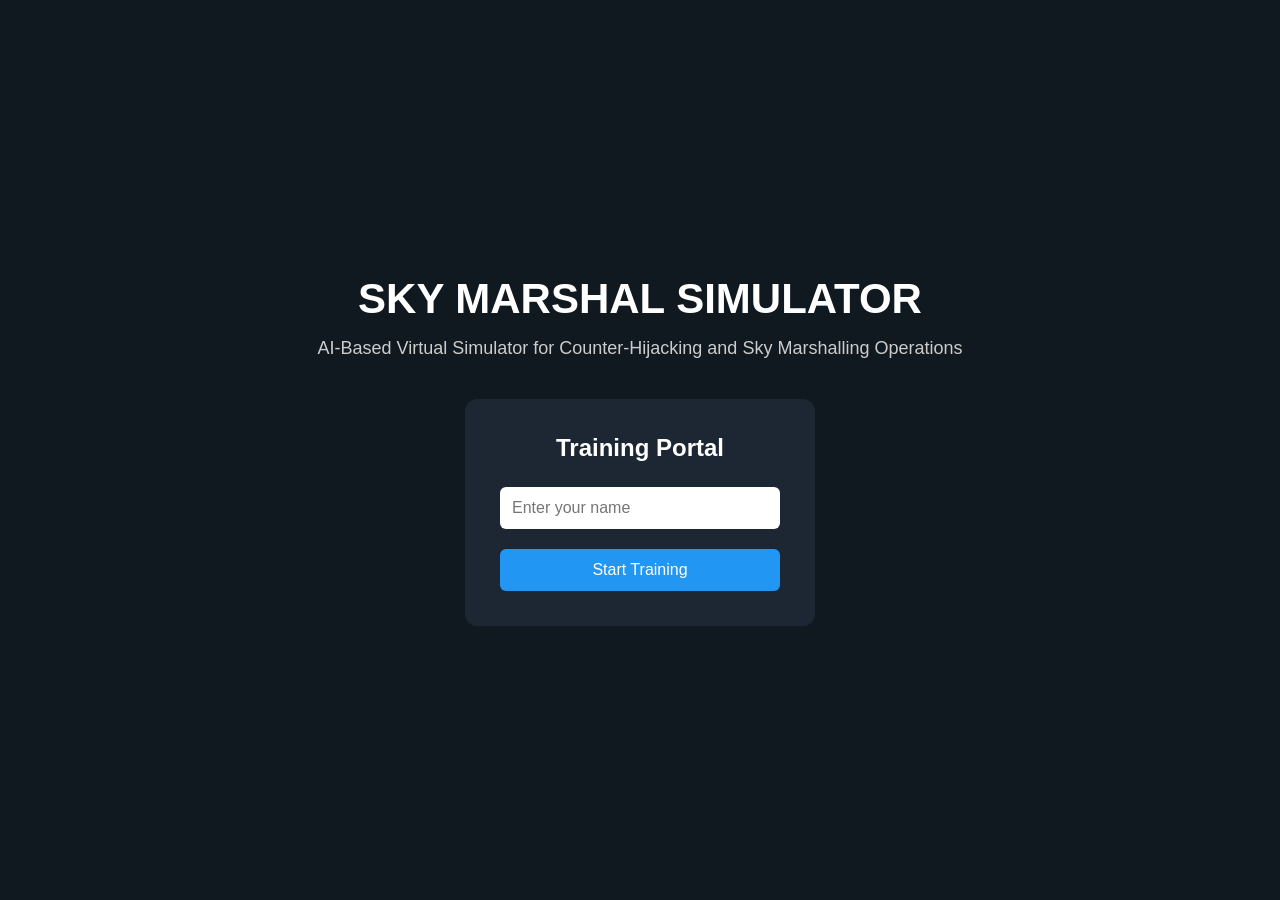
<file: index.html>
<!DOCTYPE html>
<html lang="en">
<head>
    <meta charset="UTF-8">
    <meta name="viewport" content="width=device-width, initial-scale=1.0">
    <title>Sky Marshal Simulator</title>
    <link rel="stylesheet" href="style.css">
</head>

<body>

    <div class="home-container">

        <h1>SKY MARSHAL SIMULATOR</h1>

        <p>
            AI-Based Virtual Simulator for Counter-Hijacking
            and Sky Marshalling Operations
        </p>

        <div class="login-box">

            <h2>Training Portal</h2>

            <input 
                type="text" 
                id="username" 
                placeholder="Enter your name"
            >

            <button onclick="startTraining()">
                Start Training
            </button>

        </div>

    </div>

    <script src="script.js"></script>

</body>
</html>
</file>
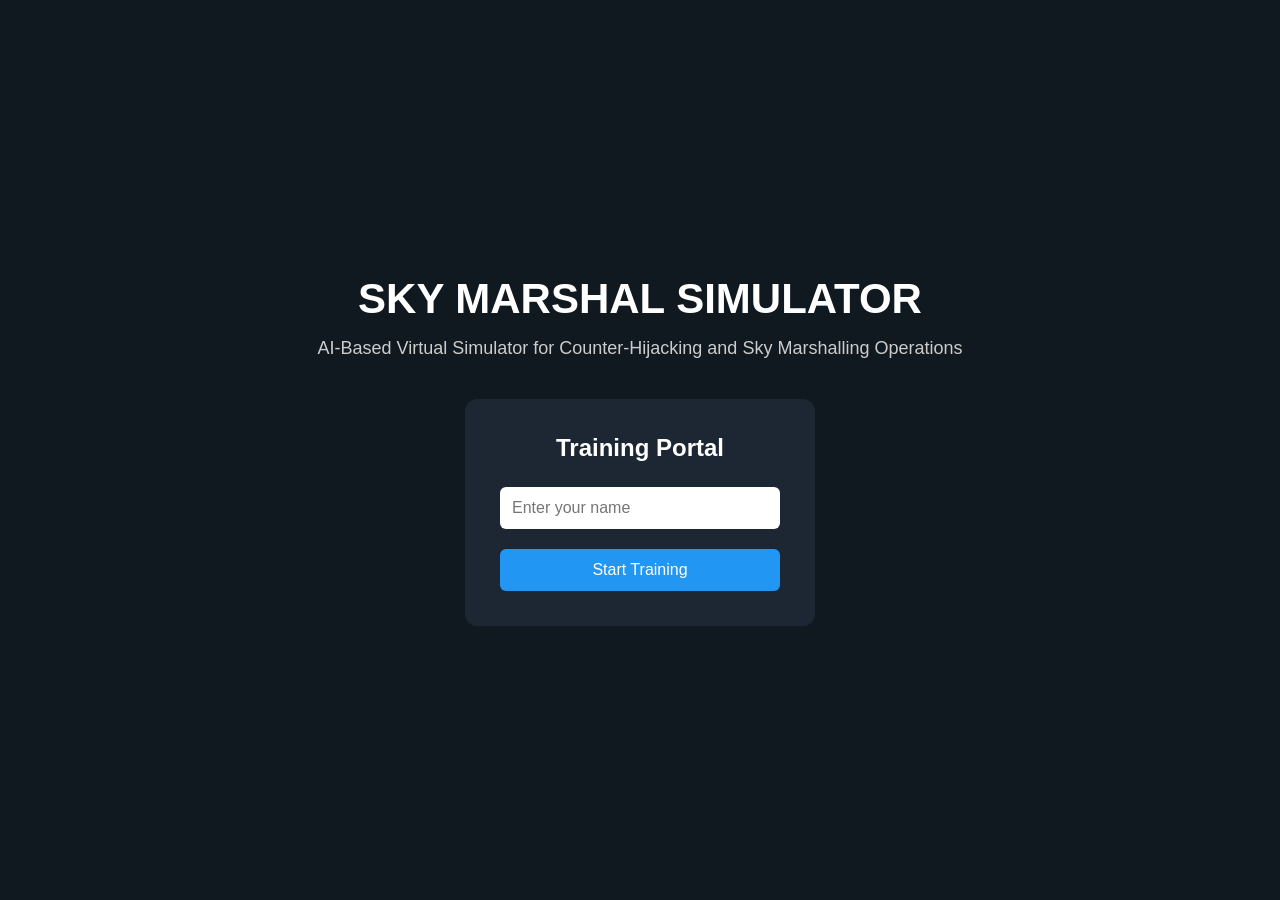
<file: frontend/index.html>
<!DOCTYPE html>
<html lang="en">
<head>
    <meta charset="UTF-8">
    <meta name="viewport" content="width=device-width, initial-scale=1.0">
    <title>Sky Marshal Simulator</title>
    <link rel="stylesheet" href="style.css">
</head>

<body>

    <div class="home-container">

        <h1>SKY MARSHAL SIMULATOR</h1>

        <p>
            AI-Based Virtual Simulator for Counter-Hijacking
            and Sky Marshalling Operations
        </p>

        <div class="login-box">

            <h2>Training Portal</h2>

            <input 
                type="text" 
                id="username" 
                placeholder="Enter your name"
            >

            <button onclick="startTraining()">
                Start Training
            </button>

        </div>

    </div>

    <script src="script.js"></script>

</body>
</html>
</file>
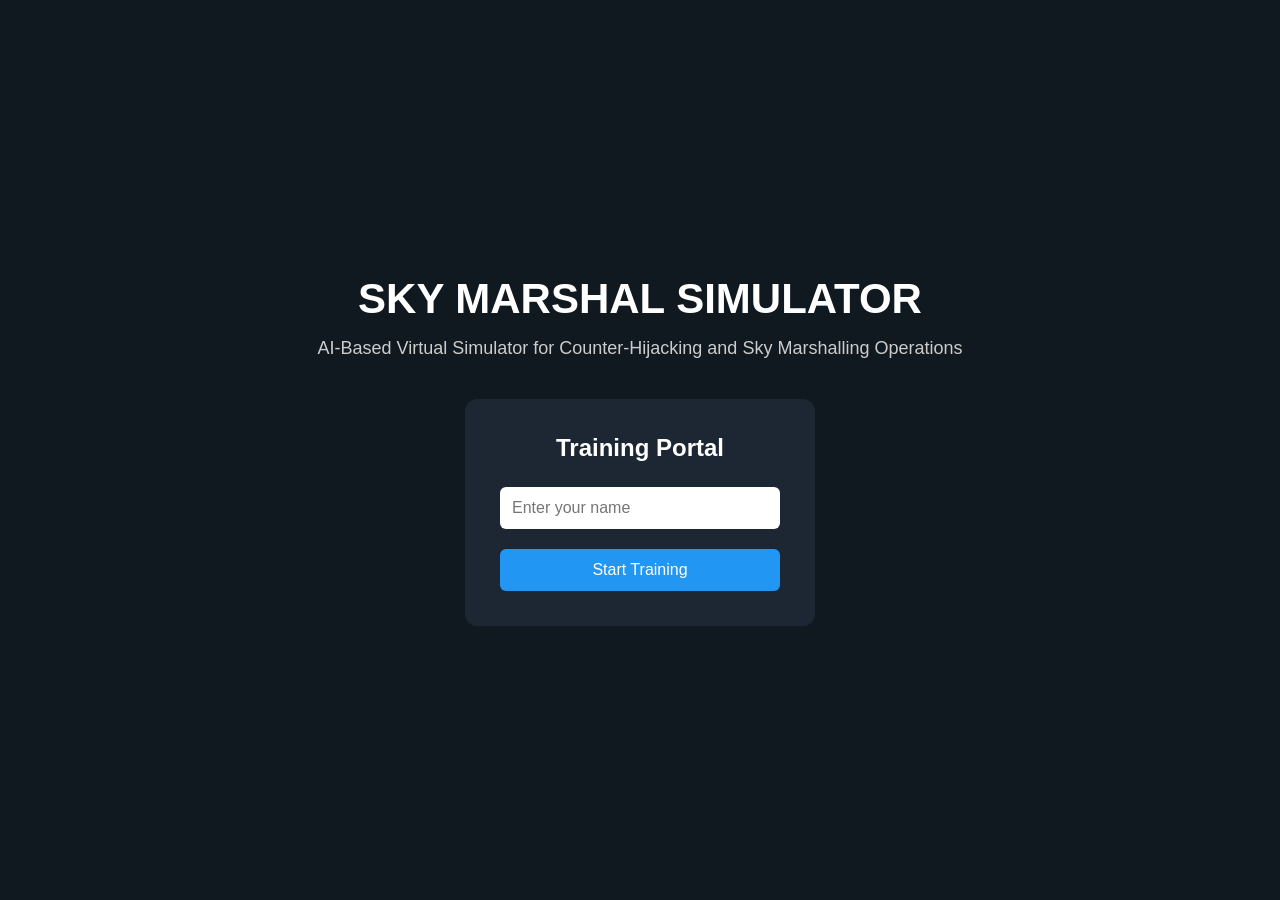
<file: sky-marshall-simulator/index.html>
<!DOCTYPE html>
<html lang="en">
<head>
    <meta charset="UTF-8">
    <meta name="viewport" content="width=device-width, initial-scale=1.0">
    <title>Sky Marshal Simulator</title>
    <link rel="stylesheet" href="style.css">
</head>

<body>

    <div class="home-container">

        <h1>SKY MARSHAL SIMULATOR</h1>

        <p>
            AI-Based Virtual Simulator for Counter-Hijacking
            and Sky Marshalling Operations
        </p>

        <div class="login-box">

            <h2>Training Portal</h2>

            <input 
                type="text" 
                id="username" 
                placeholder="Enter your name"
            >

            <button onclick="startTraining()">
                Start Training
            </button>

        </div>

    </div>

    <script src="script.js"></script>

</body>
</html>
</file>
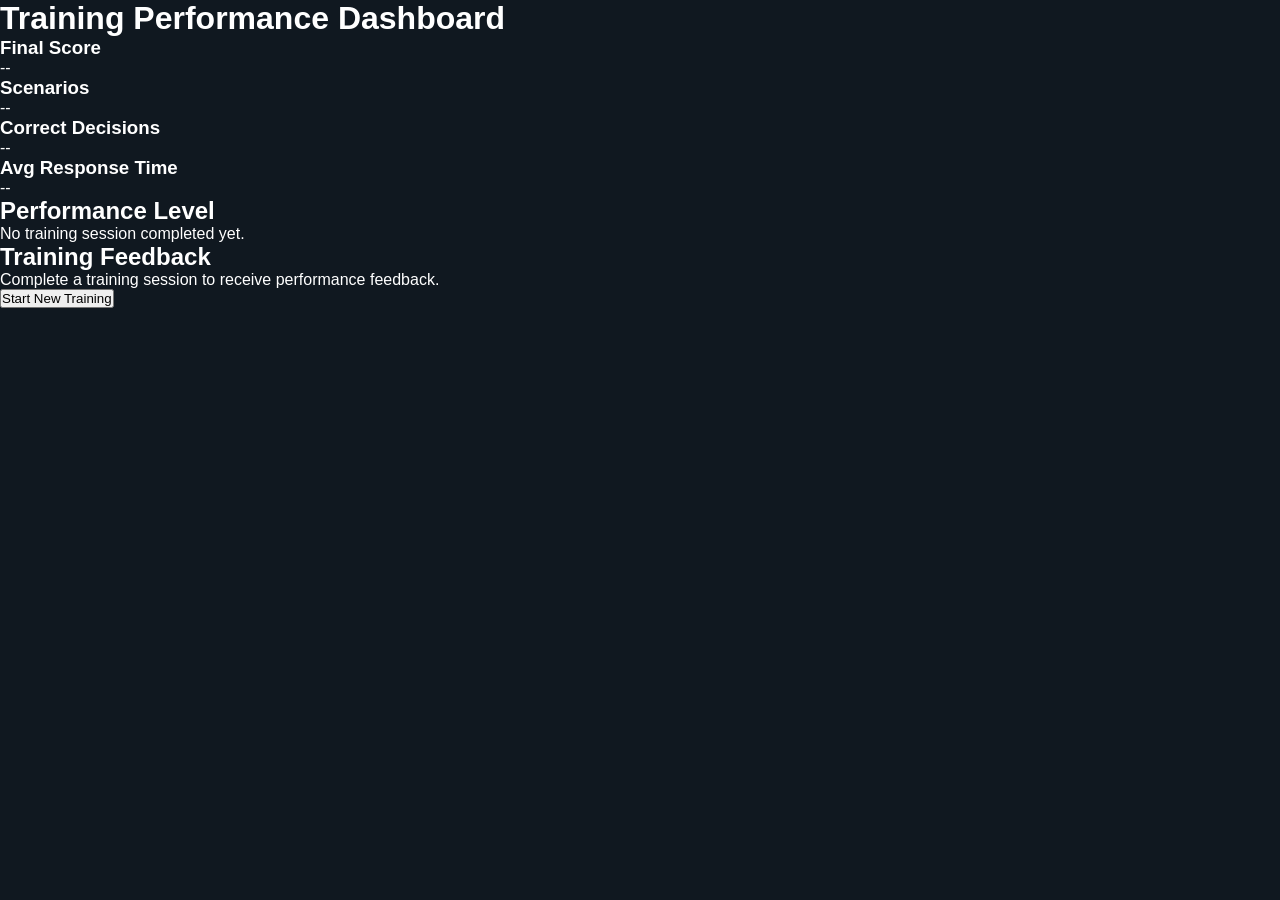
<file: dashboard.html>
<!DOCTYPE html>
<html lang="en">

<head>
    <meta charset="UTF-8">
    <meta name="viewport" content="width=device-width, initial-scale=1.0">

    <title>Training Dashboard</title>

    <link rel="stylesheet" href="style.css">
</head>

<body>

    <div class="dashboard-container">

        <h1>Training Performance Dashboard</h1>

        <p id="traineeName"></p>

        <div class="dashboard-cards">

            <div class="dashboard-card">
                <h3>Final Score</h3>
                <p id="finalScore">--</p>
            </div>

            <div class="dashboard-card">
                <h3>Scenarios</h3>
                <p id="scenariosCompleted">--</p>
            </div>

            <div class="dashboard-card">
                <h3>Correct Decisions</h3>
                <p id="correctDecisions">--</p>
            </div>

            <div class="dashboard-card">
                <h3>Avg Response Time</h3>
                <p id="responseTime">--</p>
            </div>

        </div>


        <div class="performance-box">

            <h2>Performance Level</h2>

            <p id="performanceLevel">
                No training session completed yet.
            </p>

        </div>


        <div class="feedback-box">

            <h2>Training Feedback</h2>

            <p id="feedback">
                Complete a training session to receive performance feedback.
            </p>

        </div>


        <button onclick="startNewTraining()">
            Start New Training
        </button>

    </div>


    <script>

        // Get saved training results

        const result =
            JSON.parse(localStorage.getItem("trainingResult"));


        if (result) {

            document.getElementById("traineeName").innerText =
                "Trainee: " + result.username;

            document.getElementById("finalScore").innerText =
                result.score + " / 50";

            document.getElementById("scenariosCompleted").innerText =
                result.completed + " / 5";

            document.getElementById("correctDecisions").innerText =
                result.correct + " / 5";

            document.getElementById("responseTime").innerText =
                result.averageTime + " seconds";

            document.getElementById("performanceLevel").innerText =
                result.performance;

            document.getElementById("feedback").innerText =
                result.feedback;

        }


        function startNewTraining() {

            window.location.href = "index.html";

        }

    </script>

</body>

</html>
</file>
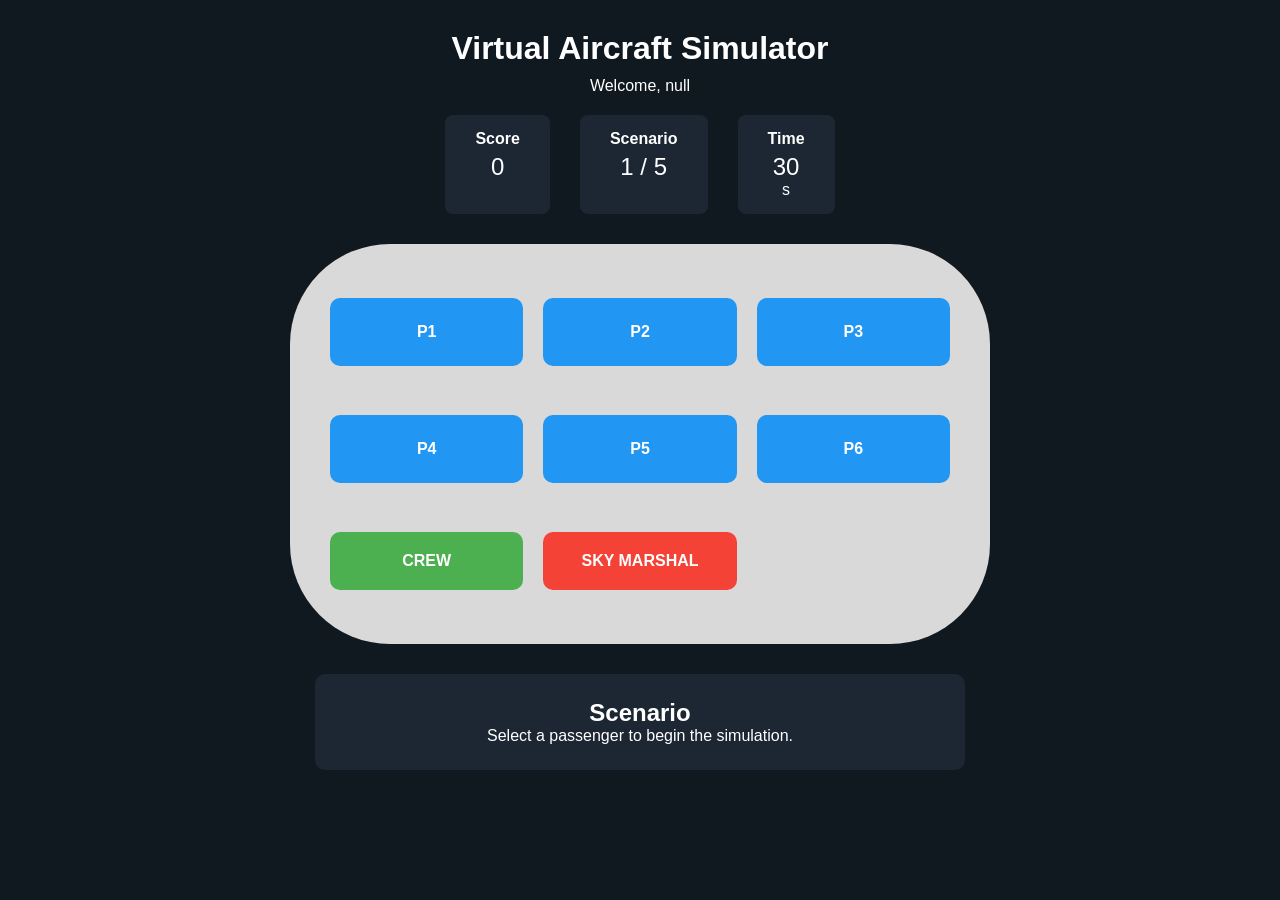
<file: simulator.html>
<!DOCTYPE html>
<html lang="en">

<head>
    <meta charset="UTF-8">
    <meta name="viewport" content="width=device-width, initial-scale=1.0">

    <title>Sky Marshal Simulator</title>

    <link rel="stylesheet" href="style.css">
</head>

<body>

    <div class="simulator-container">

        <h1>Virtual Aircraft Simulator</h1>

        <p id="welcome"></p>

        <div class="stats">

            <div>
                <strong>Score</strong>
                <span id="score">0</span>
            </div>

            <div>
                <strong>Scenario</strong>
                <span id="scenarioNumber">1 / 5</span>
            </div>

            <div>
                <strong>Time</strong>
                <span id="timer">30</span>s
            </div>

        </div>

        <!-- AIRCRAFT -->

        <div class="aircraft">

            <div class="passenger" onclick="selectPassenger(1)">
                P1
            </div>

            <div class="passenger" onclick="selectPassenger(2)">
                P2
            </div>

            <div class="passenger" onclick="selectPassenger(3)">
                P3
            </div>

            <div class="passenger" onclick="selectPassenger(4)">
                P4
            </div>

            <div class="passenger" onclick="selectPassenger(5)">
                P5
            </div>

            <div class="passenger" onclick="selectPassenger(6)">
                P6
            </div>

            <div class="crew">
                CREW
            </div>

            <div class="marshal">
                SKY MARSHAL
            </div>

        </div>

        <!-- SCENARIO -->

        <div id="scenario">

            <h2>Scenario</h2>

            <p>
                Select a passenger to begin the simulation.
            </p>

        </div>

    </div>

    <script>

        // USER

        let username = localStorage.getItem("username");

        document.getElementById("welcome").innerText =
            "Welcome, " + username;


        // SESSION VARIABLES

        let score = 0;

        let scenarioCount = 1;

        let timeLeft = 30;

        let timerInterval;

        let currentScenario;

        let sessionScenarios = [];

        let completedScenarios = 0;

        let correctAnswers = 0;

        let totalResponseTime = 0;

        let scenarioStartTime;


        // SCENARIOS

        const scenarios = [

            {
                description:
                    "A passenger is repeatedly looking around the cabin and behaving unusually.",

                correct: "observe",

                explanation:
                    "The trainee should first observe and assess the situation."
            },

            {
                description:
                    "A passenger reports unusual behavior from another passenger.",

                correct: "report",

                explanation:
                    "The situation should be communicated to the crew for further assessment."
            },

            {
                description:
                    "A passenger appears nervous and is repeatedly checking their surroundings.",

                correct: "observe",

                explanation:
                    "The situation should initially be observed rather than causing unnecessary alarm."
            },

            {
                description:
                    "Cabin crew informs you about a suspicious situation involving a passenger.",

                correct: "report",

                explanation:
                    "Communication with the crew is important for coordinated assessment."
            },

            {
                description:
                    "A passenger attempts to enter a restricted area of the aircraft without authorization.",

                correct: "report",

                explanation:
                    "The trainee should immediately communicate the situation to the appropriate crew member."
            }

        ];


        // CREATE UNIQUE SESSION SCENARIOS

        function createSessionScenarios() {

            sessionScenarios = [...scenarios];

            // Shuffle scenarios
            for (let i = sessionScenarios.length - 1; i > 0; i--) {

                let j = Math.floor(Math.random() * (i + 1));

                [sessionScenarios[i], sessionScenarios[j]] =
                    [sessionScenarios[j], sessionScenarios[i]];
            }

        }


        createSessionScenarios();


        // SELECT PASSENGER

        function selectPassenger(number) {

            // Do not allow interaction after session ends
            if (completedScenarios >= scenarios.length) {
                return;
            }

            clearInterval(timerInterval);

            timeLeft = 30;

            document.getElementById("timer").innerText =
                timeLeft;

            // Select next unused scenario
            currentScenario =
                sessionScenarios[completedScenarios];

            scenarioStartTime = Date.now();

            startTimer();


            document.getElementById("scenario").innerHTML = `

                <h2>Passenger ${number}</h2>

                <p>
                    ${currentScenario.description}
                </p>

                <h3>What would you do?</h3>

                <button onclick="response('observe')">
                    Observe
                </button>

                <button onclick="response('report')">
                    Report to Crew
                </button>

                <button onclick="response('ignore')">
                    Ignore
                </button>

            `;

        }


        // TIMER

        function startTimer() {

            timerInterval = setInterval(function () {

                timeLeft--;

                document.getElementById("timer").innerText =
                    timeLeft;


                if (timeLeft <= 0) {

                    clearInterval(timerInterval);

                    alert(
                        "Time's up!\n\n" +
                        "The response was not completed within the allowed time."
                    );

                    totalResponseTime += 30;

                    completedScenarios++;

                    nextScenario();

                }

            }, 1000);

        }


        // RESPONSE

        async function response(action) {

    clearInterval(timerInterval);

    let responseTime =
        Math.round((Date.now() - scenarioStartTime) / 1000);

    totalResponseTime += responseTime;

    try {

        const apiResponse = await fetch(
            "https://sky-marshal-backend.onrender.com/api/evaluate",
            {
                method: "POST",

                headers: {
                    "Content-Type": "application/json"
                },

                body: JSON.stringify({

                    trainee: username,

                    scenario: currentScenario.correct,

                    decision: action,

                    response_time: responseTime

                })
            }
        );


        const result = await apiResponse.json();


        if (result.result === "Correct") {

            score += result.score;

            correctAnswers++;

            alert(
                "Correct response!\n\n" +
                result.feedback
            );

        } else {

            score -= 5;

            alert(
                "Needs Improvement.\n\n" +
                result.feedback
            );

        }


        if (score < 0) {

            score = 0;

        }


        document.getElementById("score").innerText =
            score;


        completedScenarios++;

        nextScenario();


    } catch (error) {

        console.error(error);

        alert(
            "Could not connect to the Flask backend.\n\n" +
            "Make sure the Flask server is running."
        );

    }

}

        // NEXT SCENARIO

        function nextScenario() {

            if (completedScenarios >= scenarios.length) {

                finishTraining();

                return;

            }


            scenarioCount++;

            document.getElementById("scenarioNumber").innerText =
                scenarioCount + " / " + scenarios.length;


            document.getElementById("scenario").innerHTML = `

                <h2>Next Scenario</h2>

                <p>
                    Select another passenger to continue training.
                </p>

            `;

        }


        // FINISH TRAINING

        function finishTraining() {

            clearInterval(timerInterval);

            let averageResponseTime =
                Math.round(totalResponseTime / scenarios.length);

            let percentage =
                Math.round((score / 50) * 100);

            let performance;

            if (percentage >= 80) {

                performance = "Excellent";

            } else if (percentage >= 60) {

                performance = "Good";

            } else if (percentage >= 40) {

                performance = "Needs Improvement";

            } else {

                performance = "Requires Further Training";

            }


            document.getElementById("scenarioNumber").innerText =
                "Complete";

            document.getElementById("timer").innerText =
                "0";
            localStorage.setItem("trainingResult", JSON.stringify({

    username: username,

    score: score,

    completed: scenarios.length,

    correct: correctAnswers,

    averageTime: averageResponseTime,

    performance: performance,

    feedback:
        "Continue practicing situational awareness, decision-making and response time."

}));


            document.getElementById("scenario").innerHTML = `

                <h2>Training Completed</h2>

                <p>
                    <strong>Trainee:</strong> ${username}
                </p>

                <p>
                    <strong>Scenarios Completed:</strong>
                    ${scenarios.length} / ${scenarios.length}
                </p>

                <p>
                    <strong>Final Score:</strong>
                    ${score} / 50
                </p>

                <p>
                    <strong>Correct Decisions:</strong>
                    ${correctAnswers} / ${scenarios.length}
                </p>

                <p>
                    <strong>Average Response Time:</strong>
                    ${averageResponseTime} seconds
                </p>

                <p>
                    <strong>Performance:</strong>
                    ${performance}
                </p>

                <h3>Training Feedback</h3>

                <p>
                    The session has been completed. Continue practicing
                    situational awareness, decision-making and response time.
                </p>

                <button onclick="window.location.href='dashboard.html'">
    View Performance Dashboard
</button>
            `;

        }

    </script>

</body>

</html>
</file>
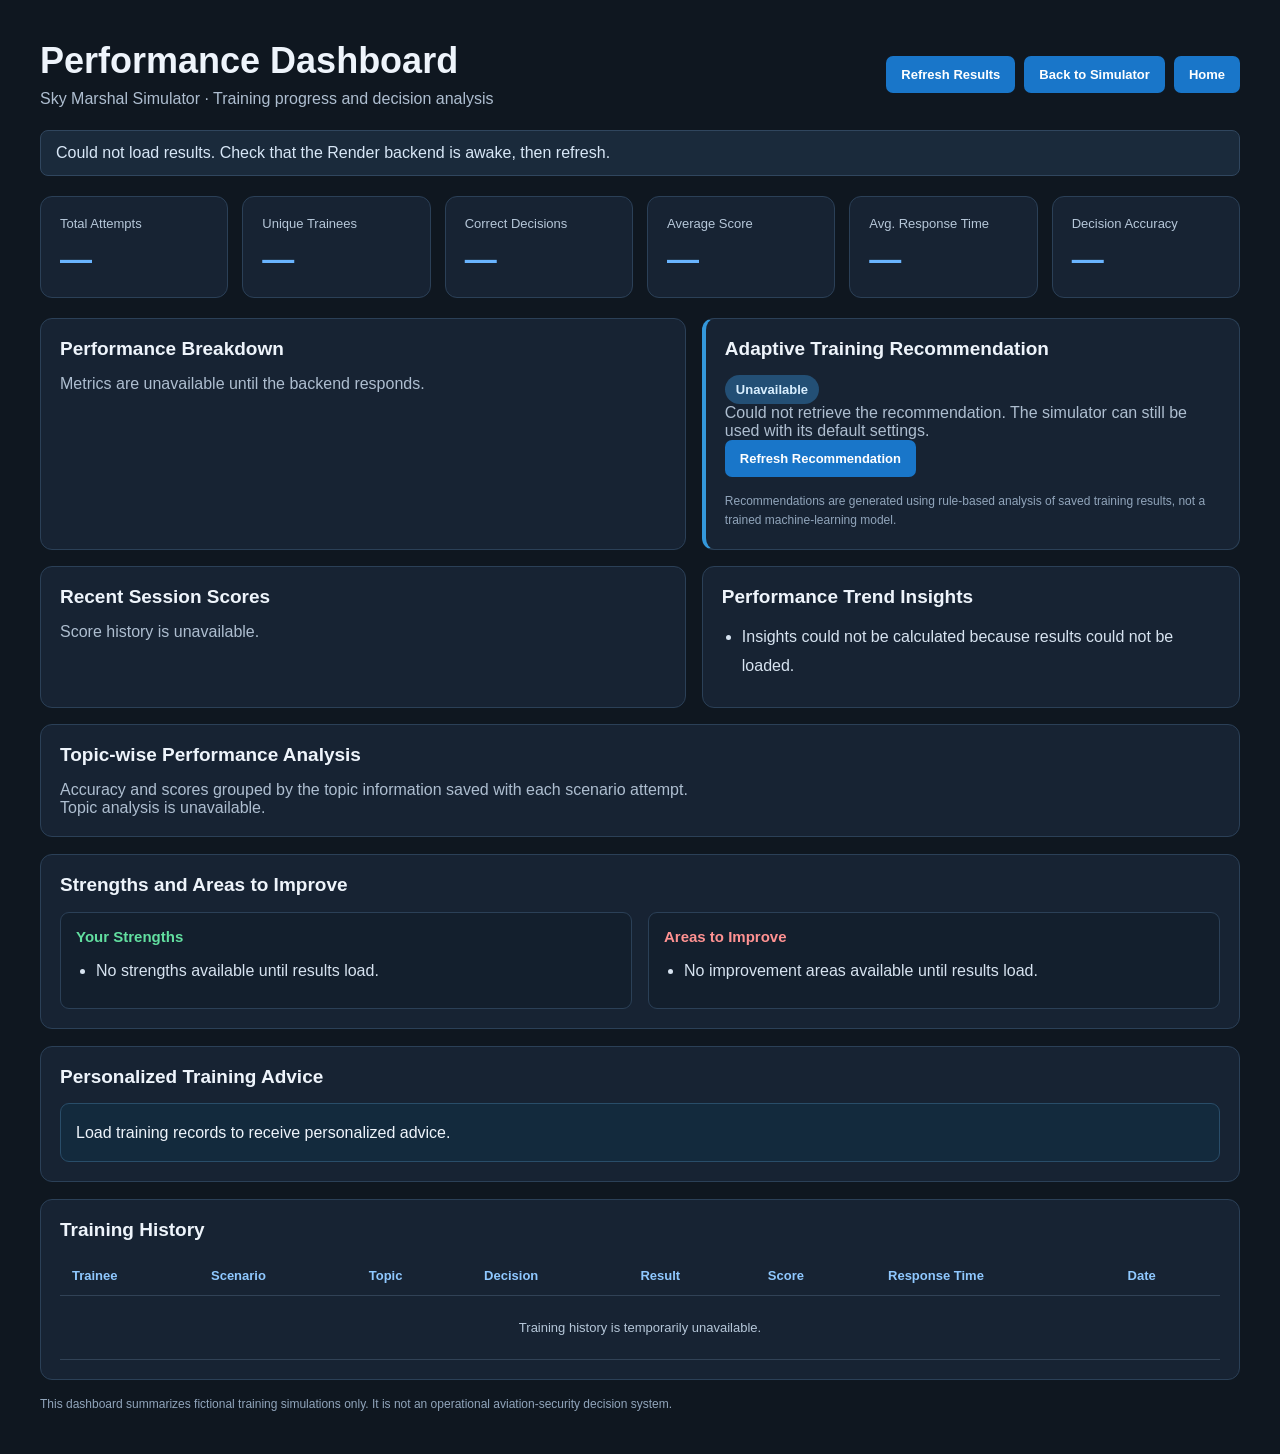
<file: frontend/dashboard.html>
<!DOCTYPE html>
<html lang="en">
<head>
<meta charset="UTF-8">
<meta name="viewport" content="width=device-width, initial-scale=1.0">
<title>Sky Marshal | Performance Dashboard</title>
<link rel="stylesheet" href="style.css">

<style>
:root { color-scheme: dark; }

body {
    margin: 0;
    padding: 20px;
    background: #0f1720;
    color: #eef4fb;
    font-family: Arial, sans-serif;
}

.dashboard-container {
    max-width: 1200px;
    margin: 20px auto;
}

.header {
    display: flex;
    justify-content: space-between;
    align-items: center;
    gap: 16px;
    flex-wrap: wrap;
    margin-bottom: 22px;
}

.header h1 {
    margin: 0 0 8px;
    font-size: clamp(25px, 4vw, 36px);
}

.muted { color: #aebed0; }

.actions {
    display: flex;
    gap: 9px;
    flex-wrap: wrap;
}

button, .link-button {
    border: 0;
    border-radius: 7px;
    padding: 11px 15px;
    background: #1976c9;
    color: #fff;
    text-decoration: none;
    font-weight: bold;
    cursor: pointer;
    font-size: 13px;
}

button:hover, .link-button:hover {
    background: #125a98;
}

button:disabled {
    opacity: .6;
    cursor: wait;
}

.status {
    padding: 13px 15px;
    background: #1a2a3b;
    border: 1px solid #30465e;
    border-radius: 8px;
    margin: 16px 0;
    color: #d8e7f7;
}

.stats-grid {
    display: grid;
    grid-template-columns: repeat(auto-fit, minmax(155px, 1fr));
    gap: 14px;
    margin: 20px 0;
}

.card {
    background: #172333;
    border: 1px solid #2b4057;
    border-radius: 12px;
    padding: 19px;
    min-width: 0;
}

.card h2 {
    font-size: 19px;
    margin: 0 0 15px;
}

.stat-label {
    font-size: 13px;
    color: #b6c7d9;
    margin-bottom: 10px;
}

.stat-value {
    font-size: clamp(25px, 3vw, 32px);
    font-weight: bold;
    color: #69b4ff;
    overflow-wrap: anywhere;
}

.two-col {
    display: grid;
    grid-template-columns: 1.2fr 1fr;
    gap: 16px;
    margin-top: 16px;
}

.bar-list {
    display: grid;
    gap: 14px;
}

.bar-row {
    display: grid;
    grid-template-columns: minmax(100px, 155px) 1fr 45px;
    gap: 10px;
    align-items: center;
    font-size: 13px;
}

.bar-track {
    height: 12px;
    background: #29394b;
    border-radius: 99px;
    overflow: hidden;
}

.bar-fill {
    height: 100%;
    width: 0;
    background: #3498db;
    border-radius: 99px;
    transition: width .3s;
}

.recommendation {
    border-left: 4px solid #3498db;
}

.pill {
    display: inline-block;
    background: #234f75;
    color: #d9efff;
    padding: 7px 11px;
    border-radius: 99px;
    font-size: 13px;
    font-weight: bold;
}

.pill.easy { background: #204b38; color: #8ef0b9; }
.pill.medium { background: #57451e; color: #ffe09a; }
.pill.hard { background: #5a2930; color: #ffb2ba; }

.insights {
    padding-left: 20px;
    margin-bottom: 0;
    line-height: 1.8;
    color: #d7e3f0;
}

.insights li { margin-bottom: 7px; }

.topic-card {
    margin-top: 16px;
}

.topic-item {
    padding: 13px 0;
    border-bottom: 1px solid #2b4057;
}

.topic-item:last-child { border-bottom: 0; }

.topic-heading {
    display: flex;
    justify-content: space-between;
    gap: 12px;
    margin-bottom: 9px;
    font-size: 14px;
}

.topic-name {
    font-weight: bold;
    overflow-wrap: anywhere;
}

.topic-percent {
    color: #8fc8ff;
    font-weight: bold;
    white-space: nowrap;
}

.topic-meta {
    font-size: 12px;
    color: #aebed0;
    margin-top: 7px;
}

.insight-grid {
    display: grid;
    grid-template-columns: 1fr 1fr;
    gap: 16px;
    margin-top: 16px;
}

.insight-panel {
    background: #131f2d;
    border: 1px solid #2b4057;
    border-radius: 9px;
    padding: 15px;
    min-width: 0;
}

.insight-panel h3 {
    margin: 0 0 12px;
    font-size: 15px;
}

.insight-panel.strength h3 { color: #62dfa0; }
.insight-panel.weakness h3 { color: #ff9292; }

.advice-box {
    background: #132a3d;
    border: 1px solid #294d69;
    border-radius: 9px;
    padding: 15px;
    line-height: 1.7;
    overflow-wrap: anywhere;
}

.table-wrap { overflow-x: auto; }

table {
    width: 100%;
    border-collapse: collapse;
    min-width: 700px;
}

th, td {
    padding: 12px;
    text-align: left;
    border-bottom: 1px solid #314256;
    font-size: 13px;
}

th {
    color: #8fc8ff;
    font-weight: bold;
}

.good { color: #62dfa0; font-weight: bold; }
.bad { color: #ff9292; font-weight: bold; }

.empty {
    text-align: center;
    padding: 24px;
    color: #b6c7d9;
}

.section { margin-top: 17px; }

.footer-note {
    font-size: 12px;
    color: #91a5bb;
    line-height: 1.6;
    margin-top: 15px;
}

@media (max-width: 760px) {
    body { padding: 10px; }
    .two-col, .insight-grid { grid-template-columns: 1fr; }
    .card { padding: 15px; }
    .bar-row { grid-template-columns: 100px 1fr 35px; }
}
</style>
</head>

<body>
<main class="dashboard-container">

<header class="header">
    <div>
        <h1>Performance Dashboard</h1>
        <div class="muted">
            Sky Marshal Simulator · Training progress and decision analysis
        </div>
    </div>

    <nav class="actions">
        <button id="refreshBtn" type="button">Refresh Results</button>
        <a class="link-button" href="simulator.html">Back to Simulator</a>
        <a class="link-button" href="index.html">Home</a>
    </nav>
</header>

<div id="statusMessage" class="status" role="status">
    Loading training records...
</div>

<section class="stats-grid" aria-label="Training summary">
    <div class="card">
        <div class="stat-label">Total Attempts</div>
        <div id="totalAttempts" class="stat-value">—</div>
    </div>
    <div class="card">
        <div class="stat-label">Unique Trainees</div>
        <div id="totalTrainees" class="stat-value">—</div>
    </div>
    <div class="card">
        <div class="stat-label">Correct Decisions</div>
        <div id="correctDecisions" class="stat-value">—</div>
    </div>
    <div class="card">
        <div class="stat-label">Average Score</div>
        <div id="averageScore" class="stat-value">—</div>
    </div>
    <div class="card">
        <div class="stat-label">Avg. Response Time</div>
        <div id="averageTime" class="stat-value">—</div>
    </div>
    <div class="card">
        <div class="stat-label">Decision Accuracy</div>
        <div id="accuracy" class="stat-value">—</div>
    </div>
</section>

<section class="two-col">

    <div class="card">
        <h2>Performance Breakdown</h2>
        <div id="performanceBars" class="bar-list">
            <div class="muted">Loading performance metrics...</div>
        </div>
    </div>

    <div class="card recommendation">
        <h2>Adaptive Training Recommendation</h2>

        <div id="difficultyPill" class="pill">
            Checking recommendation...
        </div>

        <p id="recommendationText" class="muted">
            Fetching your recommended difficulty from the backend.
        </p>

        <p id="recommendationReason" class="muted"></p>

        <button id="refreshRecommendation" type="button">
            Refresh Recommendation
        </button>

        <p class="footer-note">
            Recommendations are generated using rule-based analysis of saved
            training results, not a trained machine-learning model.
        </p>
    </div>

</section>

<section class="two-col">

    <div class="card">
        <h2>Recent Session Scores</h2>
        <div id="scoreBars" class="bar-list">
            <div class="muted">Loading score history...</div>
        </div>
    </div>

    <div class="card">
        <h2>Performance Trend Insights</h2>
        <ul id="insights" class="insights">
            <li>Loading insights...</li>
        </ul>
    </div>

</section>

<section class="card topic-card">
    <h2>Topic-wise Performance Analysis</h2>
    <p class="muted">
        Accuracy and scores grouped by the topic information saved with each
        scenario attempt.
    </p>

    <div id="topicAnalysis">
        <div class="muted">Calculating topic performance...</div>
    </div>
</section>

<section class="card section">
    <h2>Strengths and Areas to Improve</h2>

    <div class="insight-grid">
        <div class="insight-panel strength">
            <h3>Your Strengths</h3>
            <ul id="strengths" class="insights">
                <li>Analyzing saved results...</li>
            </ul>
        </div>

        <div class="insight-panel weakness">
            <h3>Areas to Improve</h3>
            <ul id="weaknesses" class="insights">
                <li>Analyzing saved results...</li>
            </ul>
        </div>
    </div>
</section>

<section class="card section">
    <h2>Personalized Training Advice</h2>
    <div id="personalizedAdvice" class="advice-box">
        Personalized advice will appear after analysis.
    </div>
</section>

<section class="card section">
    <h2>Training History</h2>

    <div class="table-wrap">
        <table>
            <thead>
                <tr>
                    <th>Trainee</th>
                    <th>Scenario</th>
                    <th>Topic</th>
                    <th>Decision</th>
                    <th>Result</th>
                    <th>Score</th>
                    <th>Response Time</th>
                    <th>Date</th>
                </tr>
            </thead>

            <tbody id="resultsTable">
                <tr>
                    <td colspan="8" class="empty">Loading results...</td>
                </tr>
            </tbody>
        </table>
    </div>
</section>

<p class="footer-note">
    This dashboard summarizes fictional training simulations only. It is not
    an operational aviation-security decision system.
</p>

</main>

<script>
"use strict";

const API_BASE = "https://sky-marshal-backend.onrender.com/api";
const $ = id => document.getElementById(id);

const trainee =
    (localStorage.getItem("username") || "Guest").trim() || "Guest";

let allResults = [];
let analysisData = null;

$("refreshBtn").addEventListener("click", loadDashboard);
$("refreshRecommendation").addEventListener("click", loadRecommendation);

function asNumber(value) {
    const n = Number(value);
    return Number.isFinite(n) ? n : 0;
}

function setText(id, value) {
    $(id).textContent = value;
}

function isCorrect(item) {
    const result = String(
        item.result ?? item.status ?? ""
    ).toLowerCase();

    if (["correct", "true", "success"].includes(result)) return true;

    if (["incorrect", "false", "wrong", "timeout"].includes(result)) {
        return false;
    }

    return item.correct === true;
}

function safeDate(value) {
    if (!value) return "N/A";

    const date = new Date(value);

    return Number.isNaN(date.getTime())
        ? String(value)
        : date.toLocaleString();
}

function escapeHTML(value) {
    return String(value ?? "").replace(/[&<>"']/g, char => ({
        "&": "&amp;",
        "<": "&lt;",
        ">": "&gt;",
        '"': "&quot;",
        "'": "&#39;"
    })[char]);
}

function getTopic(item) {
    if (item.topic && String(item.topic).trim()) {
        return String(item.topic).trim();
    }

    const scenario = String(item.scenario ?? "").toLowerCase();

    const topics = {
        "1": "Situational Awareness",
        "2": "Communication",
        "3": "Decision Making",
        "4": "Risk Assessment",
        "5": "Emergency Response"
    };

    if (topics[scenario]) return topics[scenario];

    const match = scenario.match(/scenario\s*(\d+)/);

    if (match && topics[match[1]]) {
        return topics[match[1]];
    }

    return "General Training";
}

function getScenarioLabel(item) {
    const scenario = item.scenario ?? "N/A";
    return /^\d+$/.test(String(scenario))
        ? "Scenario " + scenario
        : String(scenario);
}

async function fetchJSON(url) {
    const response = await fetch(url, { cache: "no-store" });
    const data = await response.json();

    if (!response.ok) {
        throw new Error(data.error || "Request failed: " + response.status);
    }

    return data;
}

async function loadDashboard() {
    setText("statusMessage", "Loading training records...");
    $("refreshBtn").disabled = true;

    try {
        const data = await fetchJSON(API_BASE + "/results");

        const records = Array.isArray(data)
            ? data
            : Array.isArray(data.results)
                ? data.results
                : null;

        if (!records) {
            throw new Error("Unexpected results format.");
        }

        allResults = records.slice().sort((a, b) => {
            const dateA = new Date(a.created_at || a.timestamp || 0);
            const dateB = new Date(b.created_at || b.timestamp || 0);
            return dateB - dateA;
        });

        renderStatistics(allResults);
        renderHistory(allResults);
        renderScoreBars(allResults);
        renderInsights(allResults);
        renderTopicAnalysis(allResults);
        renderLocalStrengthsAndWeaknesses(allResults);

        setText(
            "statusMessage",
            "Dashboard updated successfully · " +
            allResults.length + " saved scenario record(s)."
        );

        await loadPersonalizedAnalysis();

    } catch (error) {
        console.error("Dashboard error:", error);

        setText(
            "statusMessage",
            "Could not load results. Check that the Render backend is awake, then refresh."
        );

        $("resultsTable").innerHTML =
            '<tr><td colspan="8" class="empty">Training history is temporarily unavailable.</td></tr>';

        $("performanceBars").innerHTML =
            '<div class="muted">Metrics are unavailable until the backend responds.</div>';

        $("scoreBars").innerHTML =
            '<div class="muted">Score history is unavailable.</div>';

        $("topicAnalysis").innerHTML =
            '<div class="muted">Topic analysis is unavailable.</div>';

        $("insights").innerHTML =
            "<li>Insights could not be calculated because results could not be loaded.</li>";

        $("strengths").innerHTML =
            "<li>No strengths available until results load.</li>";

        $("weaknesses").innerHTML =
            "<li>No improvement areas available until results load.</li>";

        setText("personalizedAdvice", "Load training records to receive personalized advice.");

    } finally {
        $("refreshBtn").disabled = false;
    }

    await loadRecommendation();
}

function renderStatistics(records) {
    const total = records.length;
    const correct = records.filter(isCorrect).length;

    const uniqueTrainees = new Set(
        records.map(r => r.trainee || r.username || "Guest")
    );

    const averageScore = total
        ? records.reduce((sum, r) => sum + asNumber(r.score), 0) / total
        : 0;

    const averageTime = total
        ? records.reduce((sum, r) => sum + asNumber(r.response_time), 0) / total
        : 0;

    const accuracy = total
        ? Math.round(correct / total * 100)
        : 0;

    setText("totalAttempts", total);
    setText("totalTrainees", uniqueTrainees.size);
    setText("correctDecisions", correct);
    setText("averageScore", averageScore.toFixed(1));
    setText("averageTime", averageTime.toFixed(1) + "s");
    setText("accuracy", accuracy + "%");

    const speedScore = averageTime > 0
        ? Math.max(0, Math.min(100, 100 - averageTime * 2))
        : 0;

    renderBars("performanceBars", [
        {
            label: "Decision accuracy",
            value: accuracy,
            display: accuracy + "%"
        },
        {
            label: "Average score",
            value: Math.min(100, averageScore * 10),
            display: averageScore.toFixed(1) + "/10"
        },
        {
            label: "Response speed",
            value: speedScore,
            display: averageTime.toFixed(1) + "s"
        }
    ]);
}

function renderBars(targetId, items) {
    const target = $(targetId);
    target.replaceChildren();

    if (!items.length) {
        target.textContent = "No data available yet.";
        return;
    }

    items.forEach(item => {
        const row = document.createElement("div");
        row.className = "bar-row";

        const label = document.createElement("span");
        label.textContent = item.label;

        const track = document.createElement("div");
        track.className = "bar-track";

        const fill = document.createElement("div");
        fill.className = "bar-fill";
        fill.style.width = Math.max(0, Math.min(100, item.value)) + "%";

        track.appendChild(fill);

        const value = document.createElement("strong");
        value.textContent = item.display;

        row.append(label, track, value);
        target.appendChild(row);
    });
}

function renderScoreBars(records) {
    const target = $("scoreBars");
    target.replaceChildren();

    const recent = records.slice(0, 6).reverse();

    if (!recent.length) {
        target.textContent = "Complete a simulation to start building score history.";
        return;
    }

    recent.forEach((record, index) => {
        const score = asNumber(record.score);
        const row = document.createElement("div");
        row.className = "bar-row";

        const label = document.createElement("span");
        label.textContent = "Recent " + (index + 1);

        const track = document.createElement("div");
        track.className = "bar-track";

        const fill = document.createElement("div");
        fill.className = "bar-fill";
        fill.style.width = Math.max(0, Math.min(100, score * 10)) + "%";

        track.appendChild(fill);

        const value = document.createElement("strong");
        value.textContent = score.toFixed(1) + "/10";

        row.append(label, track, value);
        target.appendChild(row);
    });
}

function renderInsights(records) {
    const list = $("insights");
    list.replaceChildren();

    if (!records.length) {
        addListItem(list, "No training records yet. Complete a simulation to generate insights.");
        return;
    }

    const accuracy = Math.round(
        records.filter(isCorrect).length / records.length * 100
    );

    const averageTime = records.reduce(
        (sum, r) => sum + asNumber(r.response_time), 0
    ) / records.length;

    addListItem(
        list,
        "Overall decision accuracy: " + accuracy + "% across " +
        records.length + " saved scenario attempt(s)."
    );

    addListItem(
        list,
        accuracy >= 80
            ? "Your saved results show strong decision consistency."
            : accuracy >= 60
                ? "Your results show a foundation to build on. Review incorrect decisions."
                : "Focus on understanding each scenario before choosing a response."
    );

    addListItem(
        list,
        "Average response time: " + averageTime.toFixed(1) + " seconds."
    );

    if (records.length >= 4) {
        const half = Math.floor(records.length / 2);
        const recent = records.slice(0, half);
        const older = records.slice(half);

        const rate = items =>
            items.filter(isCorrect).length / items.length * 100;

        const difference = Math.round(rate(recent) - rate(older));

        addListItem(
            list,
            difference > 0
                ? "Recent accuracy improved by " + difference + " percentage points."
                : difference < 0
                    ? "Recent accuracy decreased by " + Math.abs(difference) +
                      " percentage points. Review your latest decisions."
                    : "Recent accuracy is similar to earlier attempts."
        );
    } else {
        addListItem(list, "Complete more attempts to compare recent and earlier performance.");
    }
}

function renderTopicAnalysis(records) {
    const container = $("topicAnalysis");
    container.replaceChildren();

    if (!records.length) {
        container.textContent = "Topic analysis will appear after your first saved attempt.";
        return;
    }

    const groups = {};

    records.forEach(record => {
        const topic = getTopic(record);

        if (!groups[topic]) {
            groups[topic] = {
                attempts: 0,
                correct: 0,
                score: 0
            };
        }

        groups[topic].attempts++;
        groups[topic].score += asNumber(record.score);

        if (isCorrect(record)) {
            groups[topic].correct++;
        }
    });

    Object.entries(groups)
        .sort((a, b) => {
            const accuracyA = a[1].correct / a[1].attempts;
            const accuracyB = b[1].correct / b[1].attempts;
            return accuracyA - accuracyB;
        })
        .forEach(([topic, stats]) => {
            const accuracy = Math.round(stats.correct / stats.attempts * 100);
            const averageScore = stats.score / stats.attempts;

            const item = document.createElement("div");
            item.className = "topic-item";

            const heading = document.createElement("div");
            heading.className = "topic-heading";

            const name = document.createElement("span");
            name.className = "topic-name";
            name.textContent = topic;

            const percent = document.createElement("span");
            percent.className = "topic-percent";
            percent.textContent = accuracy + "% accuracy";

            heading.append(name, percent);

            const track = document.createElement("div");
            track.className = "bar-track";

            const fill = document.createElement("div");
            fill.className = "bar-fill";
            fill.style.width = accuracy + "%";

            if (accuracy >= 80) {
                fill.style.background = "#38b879";
            } else if (accuracy < 60) {
                fill.style.background = "#e06b75";
            }

            track.appendChild(fill);

            const meta = document.createElement("div");
            meta.className = "topic-meta";
            meta.textContent =
                stats.correct + "/" + stats.attempts +
                " correct · Average score " + averageScore.toFixed(1) + "/10";

            item.append(heading, track, meta);
            container.appendChild(item);
        });
}

function renderLocalStrengthsAndWeaknesses(records) {
    const strengths = $("strengths");
    const weaknesses = $("weaknesses");

    strengths.replaceChildren();
    weaknesses.replaceChildren();

    if (!records.length) {
        addListItem(strengths, "Complete training attempts to identify strengths.");
        addListItem(weaknesses, "Complete training attempts to identify areas to improve.");
        setText("personalizedAdvice", "Your training advice will appear here after you complete and save simulations.");
        return;
    }

    const topics = {};

    records.forEach(record => {
        const topic = getTopic(record);

        if (!topics[topic]) {
            topics[topic] = { total: 0, correct: 0, score: 0, time: 0 };
        }

        topics[topic].total++;
        topics[topic].score += asNumber(record.score);
        topics[topic].time += asNumber(record.response_time);

        if (isCorrect(record)) topics[topic].correct++;
    });

    const ranked = Object.entries(topics).map(([name, data]) => ({
        name,
        accuracy: data.correct / data.total * 100,
        averageScore: data.score / data.total,
        attempts: data.total,
        averageTime: data.time / data.total
    })).sort((a, b) => b.accuracy - a.accuracy);

    const strong = ranked.filter(t => t.accuracy >= 80);
    const weak = ranked.filter(t => t.accuracy < 60);

    if (strong.length) {
        strong.forEach(t => addListItem(
            strengths,
            t.name + ": " + Math.round(t.accuracy) +
            "% accuracy across " + t.attempts + " attempt(s)."
        ));
    } else {
        addListItem(
            strengths,
            "No topic has reached 80% accuracy yet. Keep practicing to establish consistent strengths."
        );
    }

    if (weak.length) {
        weak.forEach(t => addListItem(
            weaknesses,
            t.name + ": " + Math.round(t.accuracy) +
            "% accuracy. Review feedback and practice this area."
        ));
    } else {
        const middle = ranked.filter(t => t.accuracy >= 60 && t.accuracy < 80);

        if (middle.length) {
            middle.forEach(t => addListItem(
                weaknesses,
                t.name + ": " + Math.round(t.accuracy) +
                "% accuracy. More practice could improve consistency."
            ));
        } else {
            addListItem(
                weaknesses,
                "No low-accuracy topic was identified in the saved results. Continue practicing to maintain performance."
            );
        }
    }

    const lowest = ranked[ranked.length - 1];
    const highest = ranked[0];
    const overallAccuracy = Math.round(
        records.filter(isCorrect).length / records.length * 100
    );

    let advice = "Continue practicing across different scenarios and review the feedback after every decision.";

    if (overallAccuracy < 60) {
        advice = "Prioritize careful scenario reading and review the explanation after every incorrect decision. Build consistency before increasing difficulty.";
    } else if (overallAccuracy < 80) {
        advice = "Practice the topics where your accuracy is lowest. Focus on consistent decisions and review mistakes before attempting harder scenarios.";
    } else {
        advice = "Your overall accuracy is strong. Continue practicing varied scenarios and focus on maintaining consistency while improving response time.";
    }

    if (lowest && lowest.name !== highest.name) {
        advice += " Your lowest-performing topic in the saved records is " +
            lowest.name + " (" + Math.round(lowest.accuracy) + "% accuracy).";
    }

    setText("personalizedAdvice", advice);
}

async function loadPersonalizedAnalysis() {
    try {
        const data = await fetchJSON(
            API_BASE + "/analysis?trainee=" + encodeURIComponent(trainee)
        );

        analysisData = data.analysis || data;

        const analysis = analysisData;
        if (!analysis || typeof analysis !== "object") return;

        const strengths = Array.isArray(analysis.strengths)
            ? analysis.strengths
            : [];

        const weaknesses = Array.isArray(analysis.weak_areas)
            ? analysis.weak_areas
            : Array.isArray(analysis.weaknesses)
                ? analysis.weaknesses
                : [];

        if (strengths.length) {
            const list = $("strengths");
            list.replaceChildren();
            strengths.forEach(item => addListItem(
                list,
                typeof item === "string"
                    ? item
                    : item.topic || item.message || JSON.stringify(item)
            ));
        }

        if (weaknesses.length) {
            const list = $("weaknesses");
            list.replaceChildren();
            weaknesses.forEach(item => addListItem(
                list,
                typeof item === "string"
                    ? item
                    : item.topic || item.message || JSON.stringify(item)
            ));
        }

        const recommendation = analysis.recommendation;

        if (typeof recommendation === "string" && recommendation.trim()) {
            setText("personalizedAdvice", recommendation);
        } else if (recommendation && typeof recommendation === "object") {
            const advice = recommendation.message ||
                recommendation.reason ||
                recommendation.advice;

            if (advice) setText("personalizedAdvice", advice);
        }

        if (Array.isArray(analysis.topic_analysis)) {
            renderBackendTopicAnalysis(analysis.topic_analysis);
        } else if (
            analysis.topic_analysis &&
            typeof analysis.topic_analysis === "object"
        ) {
            renderBackendTopicAnalysis(
                Object.entries(analysis.topic_analysis).map(([topic, value]) => ({
                    topic,
                    ...(typeof value === "object" ? value : { accuracy: value })
                }))
            );
        }

    } catch (error) {
        console.warn("Personalized analysis endpoint unavailable:", error);
        // The dashboard still displays its local analysis of saved records.
    }
}

function renderBackendTopicAnalysis(items) {
    if (!items.length) return;

    const normalized = items.map(item => ({
        topic: item.topic || item.name || item.category || "Training topic",
        accuracy: asNumber(item.accuracy ?? item.accuracy_percentage),
        attempts: asNumber(item.attempts ?? item.total ?? item.count),
        correct: asNumber(item.correct),
        averageScore: asNumber(item.average_score ?? item.avg_score)
    }));

    const container = $("topicAnalysis");
    container.replaceChildren();

    normalized.forEach(item => {
        const accuracy = Math.max(0, Math.min(100, item.accuracy));

        const row = document.createElement("div");
        row.className = "topic-item";

        const heading = document.createElement("div");
        heading.className = "topic-heading";

        const name = document.createElement("span");
        name.className = "topic-name";
        name.textContent = item.topic;

        const percent = document.createElement("span");
        percent.className = "topic-percent";
        percent.textContent = Math.round(accuracy) + "% accuracy";

        heading.append(name, percent);

        const track = document.createElement("div");
        track.className = "bar-track";

        const fill = document.createElement("div");
        fill.className = "bar-fill";
        fill.style.width = accuracy + "%";

        if (accuracy >= 80) fill.style.background = "#38b879";
        else if (accuracy < 60) fill.style.background = "#e06b75";

        track.appendChild(fill);

        const meta = document.createElement("div");
        meta.className = "topic-meta";

        meta.textContent =
            (item.attempts ? item.attempts + " attempt(s)" : "Saved topic analysis") +
            (item.averageScore ? " · Average score " + item.averageScore.toFixed(1) + "/10" : "");

        row.append(heading, track, meta);
        container.appendChild(row);
    });
}

function addListItem(list, text) {
    const item = document.createElement("li");
    item.textContent = String(text);
    list.appendChild(item);
}

function renderHistory(records) {
    const tbody = $("resultsTable");
    tbody.replaceChildren();

    if (!records.length) {
        tbody.innerHTML =
            '<tr><td colspan="8" class="empty">No training records yet. Complete a simulation to see results here.</td></tr>';
        return;
    }

    records.slice(0, 100).forEach(item => {
        const row = document.createElement("tr");
        const correct = isCorrect(item);

        const values = [
            item.trainee || item.username || "Guest",
            getScenarioLabel(item),
            getTopic(item),
            item.decision || "N/A",
            correct ? "Correct" : "Incorrect",
            asNumber(item.score).toFixed(1),
            asNumber(item.response_time) + "s",
            safeDate(item.created_at || item.timestamp)
        ];

        values.forEach((value, index) => {
            const cell = document.createElement("td");
            cell.textContent = value;

            if (index === 4) {
                cell.className = correct ? "good" : "bad";
            }

            row.appendChild(cell);
        });

        tbody.appendChild(row);
    });
}

function parseDifficulty(data) {
    const rec = data?.recommendation;

    const raw = typeof rec === "string"
        ? rec
        : [
            rec?.level,
            rec?.difficulty,
            data?.level,
            data?.difficulty
        ].filter(Boolean).join(" ");

    const normalized = String(raw || "").toLowerCase();

    let level = "Medium";

    if (normalized.includes("hard") || normalized.includes("advanced")) {
        level = "Hard";
    } else if (normalized.includes("easy") || normalized.includes("beginner")) {
        level = "Easy";
    }

    const message = typeof rec === "object" && rec
        ? rec.reason || rec.message || rec.explanation || ""
        : data.reason || data.message || "";

    return {
        level,
        message: message || (
            level === "Hard"
                ? "Your recent results suggest that you may be ready for more challenging practice."
                : level === "Easy"
                    ? "Build foundational consistency before increasing the difficulty."
                    : "Continue with balanced scenarios to improve consistency."
        )
    };
}

async function loadRecommendation() {
    setText("difficultyPill", "Checking recommendation...");
    $("difficultyPill").className = "pill";
    setText("recommendationText", "Fetching your latest saved-performance recommendation.");
    setText("recommendationReason", "");

    try {
        const data = await fetchJSON(
            API_BASE + "/recommend-difficulty?trainee=" +
            encodeURIComponent(trainee)
        );

        const recommendation = parseDifficulty(data);

        setText("difficultyPill", recommendation.level + " difficulty");
        $("difficultyPill").className =
            "pill " + recommendation.level.toLowerCase();

        setText("recommendationText", recommendation.message);

        const settings = {
            Easy: "Suggested practice: 4 scenarios, 40 seconds each.",
            Medium: "Suggested practice: 5 scenarios, 30 seconds each.",
            Hard: "Suggested practice: 5 scenarios, 25 seconds each."
        };

        setText("recommendationReason", settings[recommendation.level]);

    } catch (error) {
        console.warn("Recommendation unavailable:", error);

        setText("difficultyPill", "Unavailable");
        $("difficultyPill").className = "pill";

        setText(
            "recommendationText",
            "Could not retrieve the recommendation. The simulator can still be used with its default settings."
        );
    }
}

loadDashboard();
</script>
</body>
</html>
</file>
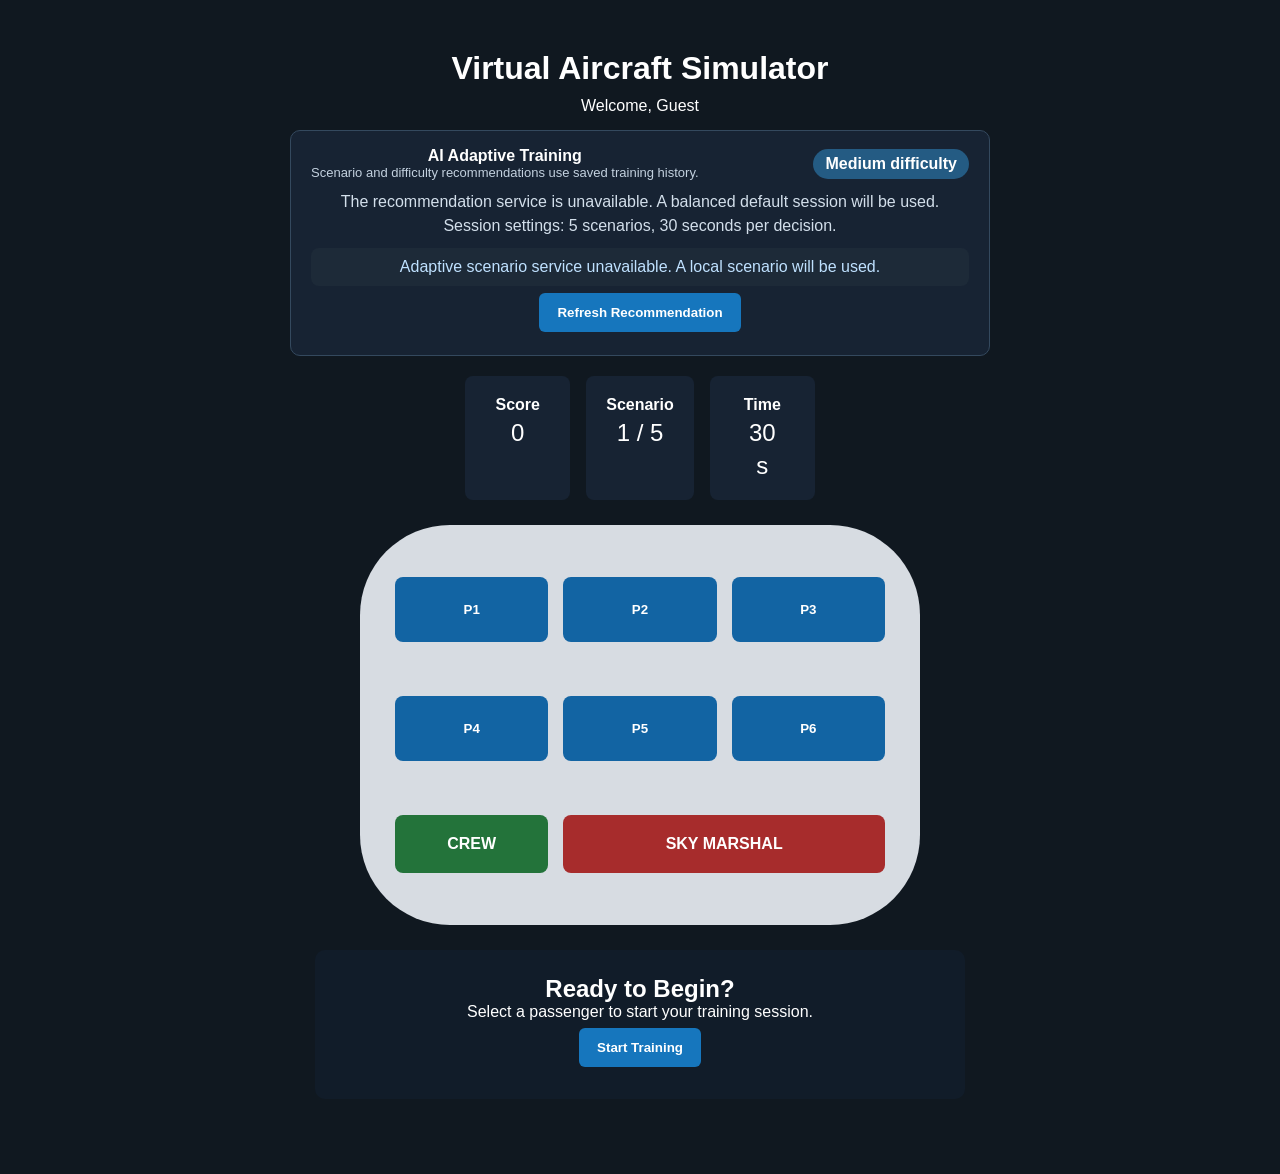
<file: frontend/simulator.html>
<!DOCTYPE html>
<html lang="en">
<head>
    <meta charset="UTF-8">
    <meta name="viewport" content="width=device-width, initial-scale=1.0">
    <title>Sky Marshal Simulator</title>
    <link rel="stylesheet" href="style.css">

    <style>
        .simulator-container {
            max-width: 1000px;
            margin: 30px auto;
            padding: 20px;
        }

        .stats {
            display: flex;
            justify-content: center;
            flex-wrap: wrap;
            gap: 16px;
            margin: 20px 0;
        }

        .stats > div {
            min-width: 105px;
            padding: 15px;
            text-align: center;
            border-radius: 8px;
            background: #172333;
            color: #fff;
        }

        .stats strong,
        .stats span {
            display: block;
            margin: 5px;
        }

        .aircraft {
            display: grid;
            grid-template-columns: repeat(3, 1fr);
            gap: 20px 15px;
            max-width: 560px;
            margin: 25px auto;
            padding: 35px;
            background: #d7dce2;
            border-radius: 90px;
            color: #fff;
        }

        .passenger,
        .crew,
        .marshal {
            display: flex;
            justify-content: center;
            align-items: center;
            min-height: 55px;
            border-radius: 8px;
            font-weight: bold;
            border: 0;
        }

        .passenger {
            background: #1264a3;
            color: #fff;
            cursor: pointer;
        }

        .passenger:hover {
            background: #0c4c7e;
        }

        .crew {
            background: #23733a;
        }

        .marshal {
            grid-column: span 2;
            background: #a72c2c;
        }

        #scenario {
            max-width: 700px;
            margin: 25px auto;
            padding: 25px;
            text-align: center;
            border-radius: 10px;
            background: #111c29;
            color: #fff;
        }

        #scenario button,
        .action-button {
            margin: 7px;
            padding: 12px 18px;
            border: 0;
            border-radius: 6px;
            background: #1676bd;
            color: #fff;
            font-weight: bold;
            cursor: pointer;
        }

        #scenario button:hover,
        .action-button:hover {
            background: #0d568d;
        }

        #scenario button:disabled,
        .action-button:disabled {
            opacity: .5;
            cursor: not-allowed;
        }

        #responseFeedback {
            padding: 20px;
            margin-top: 15px;
            text-align: left;
            background: #1d2a38;
            border-left: 5px solid #2196f3;
            border-radius: 8px;
            overflow-wrap: anywhere;
        }

        #responseFeedback h3 {
            margin-top: 0;
        }

        #responseFeedback p {
            line-height: 1.6;
        }

        #feedbackTitle.correct {
            color: #58d68d;
        }

        #feedbackTitle.incorrect {
            color: #ff8585;
        }

        #saveStatus,
        .muted {
            font-size: 13px;
            color: #c3d1df;
        }

        .results-grid {
            display: grid;
            grid-template-columns: repeat(2, minmax(0, 1fr));
            gap: 10px;
            margin: 18px 0;
            text-align: left;
        }

        .result-item {
            padding: 12px;
            border-radius: 8px;
            background: #1d2a38;
            overflow-wrap: anywhere;
        }

        .result-item strong {
            display: block;
            font-size: 12px;
            color: #c3d1df;
            margin-bottom: 5px;
        }

        .result-item span {
            font-size: 18px;
            font-weight: bold;
            color: #fff;
        }

        .result-actions {
            display: flex;
            flex-wrap: wrap;
            justify-content: center;
            gap: 8px;
            margin-top: 18px;
        }

        .difficulty-panel {
            max-width: 700px;
            margin: 15px auto;
            padding: 16px 20px;
            border: 1px solid #34495e;
            border-radius: 10px;
            background: #172333;
            color: #fff;
        }

        .difficulty-row {
            display: flex;
            align-items: center;
            justify-content: space-between;
            gap: 12px;
            flex-wrap: wrap;
        }

        .difficulty-pill {
            display: inline-block;
            padding: 6px 12px;
            border-radius: 20px;
            background: #245b83;
            font-weight: bold;
        }

        .difficulty-note {
            margin: 10px 0 0;
            line-height: 1.5;
            color: #d3dfeb;
        }

        .adaptive-label {
            margin-top: 10px;
            padding: 10px;
            background: #1d2a38;
            border-radius: 8px;
            color: #bfe1ff;
            overflow-wrap: anywhere;
        }

        @media (max-width: 600px) {
            .simulator-container {
                padding: 10px;
            }

            .aircraft {
                gap: 10px;
                padding: 20px;
                border-radius: 45px;
            }

            .passenger,
            .crew,
            .marshal {
                min-height: 45px;
                font-size: 12px;
            }

            #scenario {
                padding: 15px;
            }

            .stats {
                gap: 8px;
            }

            .stats > div {
                min-width: 75px;
                padding: 10px;
            }
        }

        @media (max-width: 480px) {
            .results-grid {
                grid-template-columns: 1fr;
            }
        }
    </style>
</head>

<body>
<main class="simulator-container">

    <h1>Virtual Aircraft Simulator</h1>
    <p id="welcome"></p>

    <section class="difficulty-panel" aria-live="polite">
        <div class="difficulty-row">
            <div>
                <strong>AI Adaptive Training</strong>
                <div class="muted">
                    Scenario and difficulty recommendations use saved training history.
                </div>
            </div>
            <span id="difficultyBadge" class="difficulty-pill">
                Loading recommendation...
            </span>
        </div>

        <p id="difficultyMessage" class="difficulty-note">
            Connecting to the training backend...
        </p>

        <div id="adaptiveScenarioInfo" class="adaptive-label">
            Waiting for the recommended scenario...
        </div>

        <button id="refreshDifficulty" class="action-button" type="button">
            Refresh Recommendation
        </button>
    </section>

    <div class="stats">
        <div>
            <strong>Score</strong>
            <span id="score">0</span>
        </div>
        <div>
            <strong>Scenario</strong>
            <span id="scenarioNumber">1 / 5</span>
        </div>
        <div>
            <strong>Time</strong>
            <span><span id="timer">30</span>s</span>
        </div>
    </div>

    <section class="aircraft" aria-label="Virtual aircraft cabin">
        <button class="passenger" type="button" onclick="selectPassenger(1)">P1</button>
        <button class="passenger" type="button" onclick="selectPassenger(2)">P2</button>
        <button class="passenger" type="button" onclick="selectPassenger(3)">P3</button>
        <button class="passenger" type="button" onclick="selectPassenger(4)">P4</button>
        <button class="passenger" type="button" onclick="selectPassenger(5)">P5</button>
        <button class="passenger" type="button" onclick="selectPassenger(6)">P6</button>
        <div class="crew">CREW</div>
        <div class="marshal">SKY MARSHAL</div>
    </section>

    <section id="scenario" aria-live="polite">
        <h2>Ready to Begin?</h2>
        <p>Select a passenger to start your training session.</p>
        <button type="button" id="startTraining">Start Training</button>
    </section>

</main>

<script>
"use strict";

/* -------------------------------------------------------
   BACKEND CONFIGURATION
------------------------------------------------------- */

const API_BASE = "https://sky-marshal-backend.onrender.com/api";

const $ = id => document.getElementById(id);

const username =
    (localStorage.getItem("username") || "Guest").trim() || "Guest";

$("welcome").textContent = "Welcome, " + username;


/* -------------------------------------------------------
   TRAINING SCENARIOS
------------------------------------------------------- */

const scenarios = [
    {
        id: "1",
        topic: "situational awareness",
        description:
            "A passenger repeatedly looks around the cabin and behaves unusually.",
        correct: "observe",
        explanation:
            "Observe and assess the situation carefully. Unusual behavior alone does not prove wrongdoing."
    },
    {
        id: "2",
        topic: "communication",
        description:
            "A passenger reports unusual behavior by another passenger.",
        correct: "report",
        explanation:
            "Communicate the report to the cabin crew so it can be assessed appropriately."
    },
    {
        id: "3",
        topic: "situational awareness",
        description:
            "A passenger appears nervous and repeatedly checks their surroundings.",
        correct: "observe",
        explanation:
            "Observe the situation without making assumptions based only on nervous behavior."
    },
    {
        id: "4",
        topic: "crew coordination",
        description:
            "A cabin crew member informs you about a concerning passenger situation.",
        correct: "report",
        explanation:
            "Communicate and coordinate with the cabin crew."
    },
    {
        id: "5",
        topic: "restricted-area awareness",
        description:
            "A passenger attempts to enter a restricted aircraft area without authorization.",
        correct: "report",
        explanation:
            "Report unauthorized access to the appropriate crew member."
    }
];


/* -------------------------------------------------------
   SESSION STATE
------------------------------------------------------- */

let score = 0;
let timeLeft = 30;
let timerInterval = null;

let currentScenario = null;
let sessionScenarios = [];
let completedScenarios = 0;
let correctAnswers = 0;
let totalResponseTime = 0;

let scenarioStartTime = 0;
let responseInProgress = false;
let scenarioActive = false;

let difficulty = "Medium";
let sessionTimeLimit = 30;
let sessionScenarioCount = 5;

let difficultyLoaded = false;
let difficultyRequest = null;
let recommendationRequest = null;
let recommendedScenarioId = null;
let adaptiveScenarioReason = "";


/* -------------------------------------------------------
   HELPERS
------------------------------------------------------- */

function getScenarioById(id) {
    return scenarios.find(s => String(s.id) === String(id)) || null;
}

function normalizeDifficulty(payload) {
    const rec = payload && payload.recommendation;
    let text = "";

    if (typeof rec === "string") {
        text = rec;
    } else if (rec && typeof rec === "object") {
        text = [
            rec.level,
            rec.difficulty,
            rec.recommended_difficulty,
            rec.reason,
            rec.message
        ].filter(Boolean).join(" ");
    }

    if (!text && payload) {
        text = [
            payload.level,
            payload.difficulty,
            payload.reason,
            payload.message
        ].filter(Boolean).join(" ");
    }

    const lower = String(text).toLowerCase();

    if (lower.includes("hard") || lower.includes("advanced")) {
        return {
            level: "Hard",
            message: "Your training history supports a more challenging practice level."
        };
    }

    if (lower.includes("easy") || lower.includes("beginner")) {
        return {
            level: "Easy",
            message: "Build consistency with foundational practice scenarios."
        };
    }

    if (lower.includes("medium") || lower.includes("moderate")) {
        return {
            level: "Medium",
            message: "A balanced practice level is recommended."
        };
    }

    return {
        level: "Medium",
        message: "A balanced practice level will be used while the system gathers results."
    };
}

function applyDifficulty(level, message) {
    difficulty = level;

    if (level === "Easy") {
        sessionTimeLimit = 40;
        sessionScenarioCount = 4;
    } else if (level === "Hard") {
        sessionTimeLimit = 25;
        sessionScenarioCount = 5;
    } else {
        sessionTimeLimit = 30;
        sessionScenarioCount = 5;
    }

    $("difficultyBadge").textContent = level + " difficulty";

    $("difficultyMessage").textContent =
        (message || "Recommended level: " + level) +
        " Session settings: " +
        sessionScenarioCount +
        " scenarios, " +
        sessionTimeLimit +
        " seconds per decision.";

    $("timer").textContent = sessionTimeLimit;
}


/* -------------------------------------------------------
   LOAD ADAPTIVE DIFFICULTY
------------------------------------------------------- */

async function refreshDifficulty() {
    if (difficultyRequest) {
        return difficultyRequest;
    }

    $("difficultyBadge").textContent = "Checking...";
    $("difficultyMessage").textContent =
        "Requesting your training recommendation from the backend.";

    $("refreshDifficulty").disabled = true;

    difficultyRequest = (async () => {
        try {
            const response = await fetch(
                API_BASE + "/recommend-difficulty?trainee=" +
                encodeURIComponent(username),
                { cache: "no-store" }
            );

            const data = await response.json().catch(() => ({}));

            if (!response.ok) {
                throw new Error(data.error || "Recommendation request failed");
            }

            const result = normalizeDifficulty(data);

            applyDifficulty(result.level, result.message);
            difficultyLoaded = true;

        } catch (error) {
            console.error("Difficulty recommendation unavailable:", error);

            applyDifficulty(
                "Medium",
                "The recommendation service is unavailable. A balanced default session will be used."
            );

            difficultyLoaded = true;

        } finally {
            difficultyRequest = null;
            $("refreshDifficulty").disabled = false;
        }
    })();

    return difficultyRequest;
}


/* -------------------------------------------------------
   LOAD NEXT SCENARIO FROM THE BACKEND
------------------------------------------------------- */

async function fetchNextScenario() {
    if (recommendationRequest) {
        return recommendationRequest;
    }

    recommendationRequest = (async () => {
        try {
            const response = await fetch(
                API_BASE + "/next-scenario?trainee=" +
                encodeURIComponent(username),
                { cache: "no-store" }
            );

            const data = await response.json().catch(() => ({}));

            if (!response.ok || data.status !== "success") {
                throw new Error(
                    data.error || "Next-scenario recommendation failed"
                );
            }

            const scenarioId = String(data.scenario || "");
            const selectedScenario = getScenarioById(scenarioId);

            if (!selectedScenario) {
                throw new Error(
                    "The backend recommended a scenario ID not available in this simulator."
                );
            }

            recommendedScenarioId = selectedScenario.id;
            adaptiveScenarioReason =
                data.reason ||
                data.difficulty_reason ||
                "Recommended using your saved training history.";

            $("adaptiveScenarioInfo").textContent =
                "Recommended scenario: " + selectedScenario.id +
                " · Topic: " + selectedScenario.topic +
                " · " + (data.difficulty || difficulty) +
                " difficulty. " + adaptiveScenarioReason;

            return selectedScenario;

        } catch (error) {
            console.warn("Adaptive scenario selection unavailable:", error);

            recommendedScenarioId = null;
            adaptiveScenarioReason =
                "Using the simulator's local scenario list as a fallback.";

            $("adaptiveScenarioInfo").textContent =
                "Adaptive scenario service unavailable. A local scenario will be used.";

            return null;

        } finally {
            recommendationRequest = null;
        }
    })();

    return recommendationRequest;
}


/* -------------------------------------------------------
   REFRESH BUTTON
------------------------------------------------------- */

$("refreshDifficulty").addEventListener("click", async () => {
    if (scenarioActive || responseInProgress) {
        $("difficultyMessage").textContent =
            "Finish the current scenario before refreshing your recommendation.";
        return;
    }

    difficultyLoaded = false;
    await refreshDifficulty();
    await fetchNextScenario();
});


/* -------------------------------------------------------
   START TRAINING
------------------------------------------------------- */

$("startTraining").addEventListener("click", startTraining);

function createSessionScenarios() {
    sessionScenarios = [...scenarios];

    for (let i = sessionScenarios.length - 1; i > 0; i--) {
        const j = Math.floor(Math.random() * (i + 1));

        [sessionScenarios[i], sessionScenarios[j]] =
            [sessionScenarios[j], sessionScenarios[i]];
    }

    sessionScenarios = sessionScenarios.slice(0, sessionScenarioCount);
}

async function startTraining() {
    if (scenarioActive || responseInProgress) {
        return;
    }

    $("startTraining").disabled = true;
    $("startTraining").textContent = "Preparing Training...";

    try {
        if (!difficultyLoaded) {
            await refreshDifficulty();
        }

        score = 0;
        completedScenarios = 0;
        correctAnswers = 0;
        totalResponseTime = 0;
        currentScenario = null;

        $("score").textContent = "0";

        createSessionScenarios();

        // Ask the backend to recommend the first scenario.
        const firstRecommendation = await fetchNextScenario();

        if (firstRecommendation) {
            sessionScenarios[0] = firstRecommendation;
        }

        $("scenarioNumber").textContent =
            "1 / " + sessionScenarios.length;

        await beginPrompt();

    } finally {
        $("startTraining").disabled = false;
        $("startTraining").textContent = "Start Training";
    }
}


/* -------------------------------------------------------
   SELECT PASSENGER
------------------------------------------------------- */

async function selectPassenger(number) {
    if (
        completedScenarios >= sessionScenarios.length ||
        responseInProgress ||
        scenarioActive
    ) {
        return;
    }

    clearInterval(timerInterval);

    // Use the scenario selected by the backend when available.
    currentScenario =
        getScenarioById(recommendedScenarioId) ||
        sessionScenarios[completedScenarios];

    if (!currentScenario) {
        currentScenario = scenarios[0];
    }

    timeLeft = sessionTimeLimit;
    scenarioActive = true;
    scenarioStartTime = Date.now();

    $("timer").textContent = timeLeft;

    $("scenarioNumber").textContent =
        (completedScenarios + 1) + " / " + sessionScenarios.length;

    const box = $("scenario");
    box.replaceChildren();

    addText(
        box,
        "h2",
        "Passenger " + number + " · " + difficulty + " difficulty"
    );

    addText(
        box,
        "p",
        "Scenario " + currentScenario.id + ": " +
        currentScenario.description
    );

    addText(box, "p", "Topic: " + currentScenario.topic);
    addText(box, "h3", "What would you do?");

    addDecisionButton(box, "Observe", "observe");
    addDecisionButton(box, "Report to Crew", "report");
    addDecisionButton(box, "Ignore", "ignore");

    startTimer();
}


/* -------------------------------------------------------
   PROMPT NEXT SCENARIO
------------------------------------------------------- */

async function beginPrompt() {
    const box = $("scenario");
    box.replaceChildren();

    addText(
        box,
        "h2",
        completedScenarios === 0 ? "Ready to Begin?" : "Next Scenario"
    );

    addText(
        box,
        "p",
        "The adaptive system is selecting a scenario using your saved training history."
    );

    const loading = document.createElement("p");
    loading.textContent = "Checking recommended scenario...";
    box.appendChild(loading);

    // Request a new recommendation after each completed attempt.
    const recommended = await fetchNextScenario();

    if (completedScenarios >= sessionScenarios.length) {
        return;
    }

    if (recommended) {
        const remaining = sessionScenarios
            .slice(completedScenarios)
            .filter(s => String(s.id) !== String(recommended.id));

        sessionScenarios[completedScenarios] = recommended;

        let nextIndex = completedScenarios + 1;

        for (const item of remaining) {
            if (nextIndex >= sessionScenarios.length) {
                break;
            }

            sessionScenarios[nextIndex++] = item;
        }

        recommendedScenarioId = recommended.id;
    } else {
        recommendedScenarioId =
            sessionScenarios[completedScenarios]?.id || null;
    }

    box.replaceChildren();

    addText(
        box,
        "h2",
        completedScenarios === 0 ? "Ready to Begin?" : "Next Scenario"
    );

    const chosen =
        getScenarioById(recommendedScenarioId) ||
        sessionScenarios[completedScenarios];

    addText(
        box,
        "p",
        chosen
            ? "Recommended topic: " + chosen.topic +
              ". Select a passenger to begin the scenario."
            : "Select a passenger to receive a training scenario."
    );

    const button = document.createElement("button");
    button.type = "button";
    button.textContent = "Select Passenger";
    button.onclick = () => {
        selectPassenger(Math.floor(Math.random() * 6) + 1);
    };

    box.appendChild(button);
}


/* -------------------------------------------------------
   DECISION BUTTONS
------------------------------------------------------- */

function addDecisionButton(container, label, action) {
    const button = document.createElement("button");

    button.textContent = label;
    button.type = "button";
    button.onclick = () => response(action);

    container.appendChild(button);
}


/* -------------------------------------------------------
   TIMER
------------------------------------------------------- */

function startTimer() {
    clearInterval(timerInterval);

    timerInterval = setInterval(() => {
        if (!scenarioActive || responseInProgress) {
            return;
        }

        timeLeft = Math.max(0, timeLeft - 1);
        $("timer").textContent = timeLeft;

        if (timeLeft === 0) {
            clearInterval(timerInterval);
            handleTimeout();
        }
    }, 1000);
}


/* -------------------------------------------------------
   SAVE TRAINING RESULT
------------------------------------------------------- */

async function submitResult(scenario, action, responseTime) {
    try {
        const response = await fetch(API_BASE + "/evaluate", {
            method: "POST",
            headers: {
                "Content-Type": "application/json"
            },
            body: JSON.stringify({
                trainee: username,
                scenario: scenario.id,
                decision: action,
                response_time: responseTime
            })
        });

        const data = await response.json().catch(() => ({}));

        if (!response.ok) {
            throw new Error(
                data.error || "Server returned HTTP " + response.status
            );
        }

        return {
            saved: true,
            data
        };

    } catch (error) {
        console.error("Training result could not be saved:", error);

        return {
            saved: false,
            error: error.message
        };
    }
}


/* -------------------------------------------------------
   PROCESS DECISION
------------------------------------------------------- */

async function response(action) {
    if (
        !currentScenario ||
        responseInProgress ||
        !scenarioActive ||
        completedScenarios >= sessionScenarios.length
    ) {
        return;
    }

    responseInProgress = true;
    scenarioActive = false;

    clearInterval(timerInterval);

    const answered = currentScenario;

    const responseTime = Math.min(
        sessionTimeLimit,
        Math.max(
            0,
            Math.round((Date.now() - scenarioStartTime) / 1000)
        )
    );

    totalResponseTime += responseTime;

    const saved = await submitResult(
        answered,
        action,
        responseTime
    );

    // Prefer the backend's evaluation when it returns one.
    let correct = action === answered.correct;
    let feedback = correct
        ? answered.explanation
        : "Your selected action was not the expected response. " +
          answered.explanation;

    if (saved.saved && saved.data) {
        if (typeof saved.data.correct === "boolean") {
            correct = saved.data.correct;
        }

        if (saved.data.feedback) {
            feedback = saved.data.feedback;
        }
    }

    if (correct) {
        score += 10;
        correctAnswers++;
    } else {
        score = Math.max(0, score - 5);
    }

    $("score").textContent = score;

    showFeedback(
        correct ? "Correct response!" : "Needs Improvement",
        feedback,
        saved.saved,
        responseTime,
        saved.data
    );
}


/* -------------------------------------------------------
   TIMEOUT
------------------------------------------------------- */

async function handleTimeout() {
    if (!currentScenario || responseInProgress || !scenarioActive) {
        return;
    }

    responseInProgress = true;
    scenarioActive = false;

    const timedOut = currentScenario;

    totalResponseTime += sessionTimeLimit;
    score = Math.max(0, score - 5);

    $("score").textContent = score;

    const saved = await submitResult(
        timedOut,
        "timeout",
        sessionTimeLimit
    );

    showFeedback(
        "Time's up!",
        "Time expired. " + timedOut.explanation +
        " Try to make your decision within the allowed time.",
        saved.saved,
        sessionTimeLimit,
        saved.data
    );
}


/* -------------------------------------------------------
   FEEDBACK SCREEN
------------------------------------------------------- */

function showFeedback(title, message, saved, responseTime, resultData) {
    const box = $("scenario");
    box.replaceChildren();

    const feedback = document.createElement("div");
    feedback.id = "responseFeedback";

    const heading = document.createElement("h3");
    heading.id = "feedbackTitle";
    heading.textContent = title;
    heading.className =
        title === "Correct response!" ? "correct" : "incorrect";

    const messageText = document.createElement("p");
    messageText.textContent = message;

    const time = document.createElement("p");
    time.textContent =
        "Your response time: " + responseTime + " seconds.";

    feedback.append(heading, messageText, time);

    if (resultData && resultData.score !== undefined) {
        const backendScore = document.createElement("p");
        backendScore.textContent =
            "Backend evaluation score: " + resultData.score + "/10";
        feedback.appendChild(backendScore);
    }

    if (resultData && resultData.improvement_tip) {
        const tip = document.createElement("p");
        tip.textContent =
            "Training tip: " + resultData.improvement_tip;
        feedback.appendChild(tip);
    }

    const save = document.createElement("p");
    save.id = "saveStatus";

    save.textContent = saved
        ? "Training result saved to the server."
        : "Could not save this result to the server. You can continue training.";

    const next = document.createElement("button");
    next.type = "button";

    next.textContent =
        completedScenarios + 1 >= sessionScenarios.length
            ? "View Final Results"
            : "Continue to Next Scenario";

    next.onclick = continueTraining;

    feedback.append(save, next);
    box.appendChild(feedback);
}


/* -------------------------------------------------------
   CONTINUE SESSION
------------------------------------------------------- */

async function continueTraining() {
    if (!responseInProgress) {
        return;
    }

    completedScenarios++;
    responseInProgress = false;
    currentScenario = null;

    if (completedScenarios >= sessionScenarios.length) {
        finishTraining();
        return;
    }

    $("scenarioNumber").textContent =
        (completedScenarios + 1) + " / " + sessionScenarios.length;

    $("timer").textContent = sessionTimeLimit;

    await beginPrompt();
}


/* -------------------------------------------------------
   FINISH SESSION
------------------------------------------------------- */

function finishTraining() {
    clearInterval(timerInterval);

    const total = Math.max(1, completedScenarios);

    const avg = Math.round(totalResponseTime / total);

    const percentage = Math.round(
        (correctAnswers / total) * 100
    );

    const performance =
        percentage >= 80 ? "Excellent" :
        percentage >= 60 ? "Good" :
        percentage >= 40 ? "Needs Improvement" :
        "Requires Further Training";

    $("scenarioNumber").textContent = "Complete";
    $("timer").textContent = "0";

    const result = {
        username,
        score,
        completed: completedScenarios,
        correct: correctAnswers,
        averageTime: avg,
        performance,
        difficulty,
        percentage,
        feedback:
            "Review your decisions and continue practicing situational awareness, communication, decision-making and response time."
    };

    localStorage.setItem("trainingResult", JSON.stringify(result));

    const box = $("scenario");
    box.replaceChildren();

    addText(box, "h2", "Training Completed");
    addText(box, "p", "Trainee: " + username);

    const grid = document.createElement("div");
    grid.className = "results-grid";

    addResultItem(grid, "Difficulty", difficulty);
    addResultItem(grid, "Final Score", score + " points");
    addResultItem(
        grid,
        "Scenarios Completed",
        completedScenarios + " / " + sessionScenarios.length
    );
    addResultItem(
        grid,
        "Correct Decisions",
        correctAnswers + " / " + total
    );
    addResultItem(grid, "Session Accuracy", percentage + "%");
    addResultItem(grid, "Average Response Time", avg + " seconds");
    addResultItem(grid, "Performance", performance);

    box.appendChild(grid);

    addText(box, "h3", "Training Feedback");
    addText(box, "p", result.feedback);

    const actions = document.createElement("div");
    actions.className = "result-actions";

    const dashboard = document.createElement("button");
    dashboard.textContent = "View Performance Dashboard";
    dashboard.onclick = () => {
        window.location.href = "dashboard.html";
    };

    const retry = document.createElement("button");
    retry.textContent = "Train Again";
    retry.onclick = async () => {
        difficultyLoaded = false;
        await refreshDifficulty();
        await startTraining();
    };

    const refresh = document.createElement("button");
    refresh.textContent = "Update Recommendation";
    refresh.onclick = async () => {
        difficultyLoaded = false;

        await refreshDifficulty();
        await fetchNextScenario();

        const note = document.createElement("p");
        note.textContent =
            "Next session: " + difficulty +
            " difficulty — " + sessionScenarioCount +
            " scenarios, " + sessionTimeLimit +
            " seconds per decision.";

        box.appendChild(note);
    };

    actions.append(dashboard, retry, refresh);
    box.appendChild(actions);

    difficultyLoaded = false;

    refreshDifficulty().then(fetchNextScenario);
}


/* -------------------------------------------------------
   RESULT DISPLAY HELPERS
------------------------------------------------------- */

function addResultItem(container, label, value) {
    const item = document.createElement("div");
    item.className = "result-item";

    const strong = document.createElement("strong");
    strong.textContent = label;

    const span = document.createElement("span");
    span.textContent = value;

    item.append(strong, span);
    container.appendChild(item);
}

function addText(container, tag, value) {
    const element = document.createElement(tag);
    element.textContent = value;
    container.appendChild(element);
}


/* -------------------------------------------------------
   INITIALIZE PAGE
------------------------------------------------------- */

async function initializeSimulator() {
    await refreshDifficulty();
    await fetchNextScenario();
}

initializeSimulator();

</script>
</body>
</html>
</file>
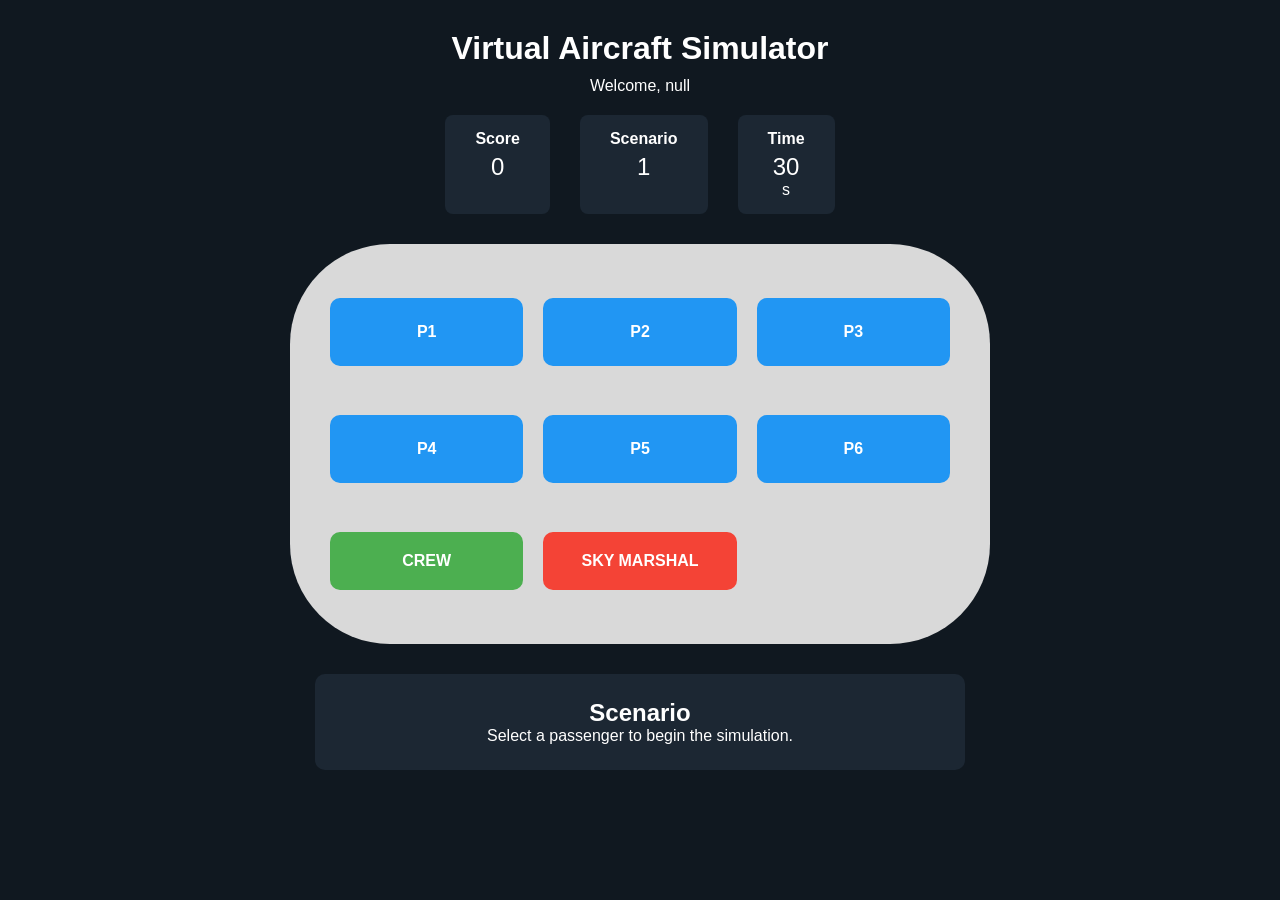
<file: sky-marshall-simulator/simulator.html>
<!DOCTYPE html>
<html lang="en">

<head>
    <meta charset="UTF-8">
    <meta name="viewport" content="width=device-width, initial-scale=1.0">

    <title>Sky Marshal Simulator</title>

    <link rel="stylesheet" href="style.css">
</head>

<body>

    <div class="simulator-container">

        <h1>Virtual Aircraft Simulator</h1>

        <p id="welcome"></p>

        <div class="stats">

            <div>
                <strong>Score</strong>
                <span id="score">0</span>
            </div>

            <div>
                <strong>Scenario</strong>
                <span id="scenarioNumber">1</span>
            </div>

            <div>
                <strong>Time</strong>
                <span id="timer">30</span>s
            </div>

        </div>

        <!-- AIRCRAFT -->

        <div class="aircraft">

            <div class="passenger" onclick="selectPassenger(1)">
                P1
            </div>

            <div class="passenger" onclick="selectPassenger(2)">
                P2
            </div>

            <div class="passenger" onclick="selectPassenger(3)">
                P3
            </div>

            <div class="passenger" onclick="selectPassenger(4)">
                P4
            </div>

            <div class="passenger" onclick="selectPassenger(5)">
                P5
            </div>

            <div class="passenger" onclick="selectPassenger(6)">
                P6
            </div>

            <div class="crew">
                CREW
            </div>

            <div class="marshal">
                SKY MARSHAL
            </div>

        </div>

        <!-- SCENARIO -->

        <div id="scenario">

            <h2>Scenario</h2>

            <p>
                Select a passenger to begin the simulation.
            </p>

        </div>

    </div>

    <script>

        let username = localStorage.getItem("username");

        document.getElementById("welcome").innerText =
            "Welcome, " + username;


        let score = 0;

        let scenarioCount = 1;

        let timeLeft = 30;

        let timerInterval;

        let currentScenario;


        // SCENARIOS

        const scenarios = [

            {
                description:
                    "A passenger is repeatedly looking around the cabin and behaving unusually.",

                correct: "observe",

                explanation:
                    "The trainee should first observe and assess the situation."
            },

            {
                description:
                    "A passenger reports unusual behavior from another passenger.",

                correct: "report",

                explanation:
                    "The situation should be communicated to the crew for further assessment."
            },

            {
                description:
                    "A passenger appears nervous and is repeatedly checking their surroundings.",

                correct: "observe",

                explanation:
                    "The situation should initially be observed rather than causing unnecessary alarm."
            },

            {
                description:
                    "Cabin crew informs you about a suspicious situation involving a passenger.",

                correct: "report",

                explanation:
                    "Communication with the crew is important for coordinated assessment."
            }

        ];


        // SELECT PASSENGER

        function selectPassenger(number) {

            clearInterval(timerInterval);

            timeLeft = 30;

            document.getElementById("timer").innerText = timeLeft;

            startTimer();


            currentScenario =
                scenarios[Math.floor(Math.random() * scenarios.length)];


            document.getElementById("scenario").innerHTML = `

                <h2>Passenger ${number}</h2>

                <p>
                    ${currentScenario.description}
                </p>

                <h3>What would you do?</h3>

                <button onclick="response('observe')">
                    Observe
                </button>

                <button onclick="response('report')">
                    Report to Crew
                </button>

                <button onclick="response('ignore')">
                    Ignore
                </button>

            `;

        }


        // TIMER

        function startTimer() {

            timerInterval = setInterval(function () {

                timeLeft--;

                document.getElementById("timer").innerText =
                    timeLeft;


                if (timeLeft <= 0) {

                    clearInterval(timerInterval);

                    alert("Time's up!");

                    nextScenario();

                }

            }, 1000);

        }


        // RESPONSE

        function response(action) {

            clearInterval(timerInterval);


            if (action === currentScenario.correct) {

                score += 10;

                alert(
                    "Correct response!\n\n" +
                    currentScenario.explanation
                );

            } else {

                score -= 5;

                alert(
                    "Not the best response.\n\n" +
                    currentScenario.explanation
                );

            }


            if (score < 0) {

                score = 0;

            }


            document.getElementById("score").innerText =
                score;


            nextScenario();

        }


        // NEXT SCENARIO

        function nextScenario() {

            scenarioCount++;

            document.getElementById("scenarioNumber").innerText =
                scenarioCount;


            document.getElementById("scenario").innerHTML = `

                <h2>Next Scenario</h2>

                <p>
                    Select another passenger to continue training.
                </p>

            `;

        }

    </script>

</body>

</html>
</file>
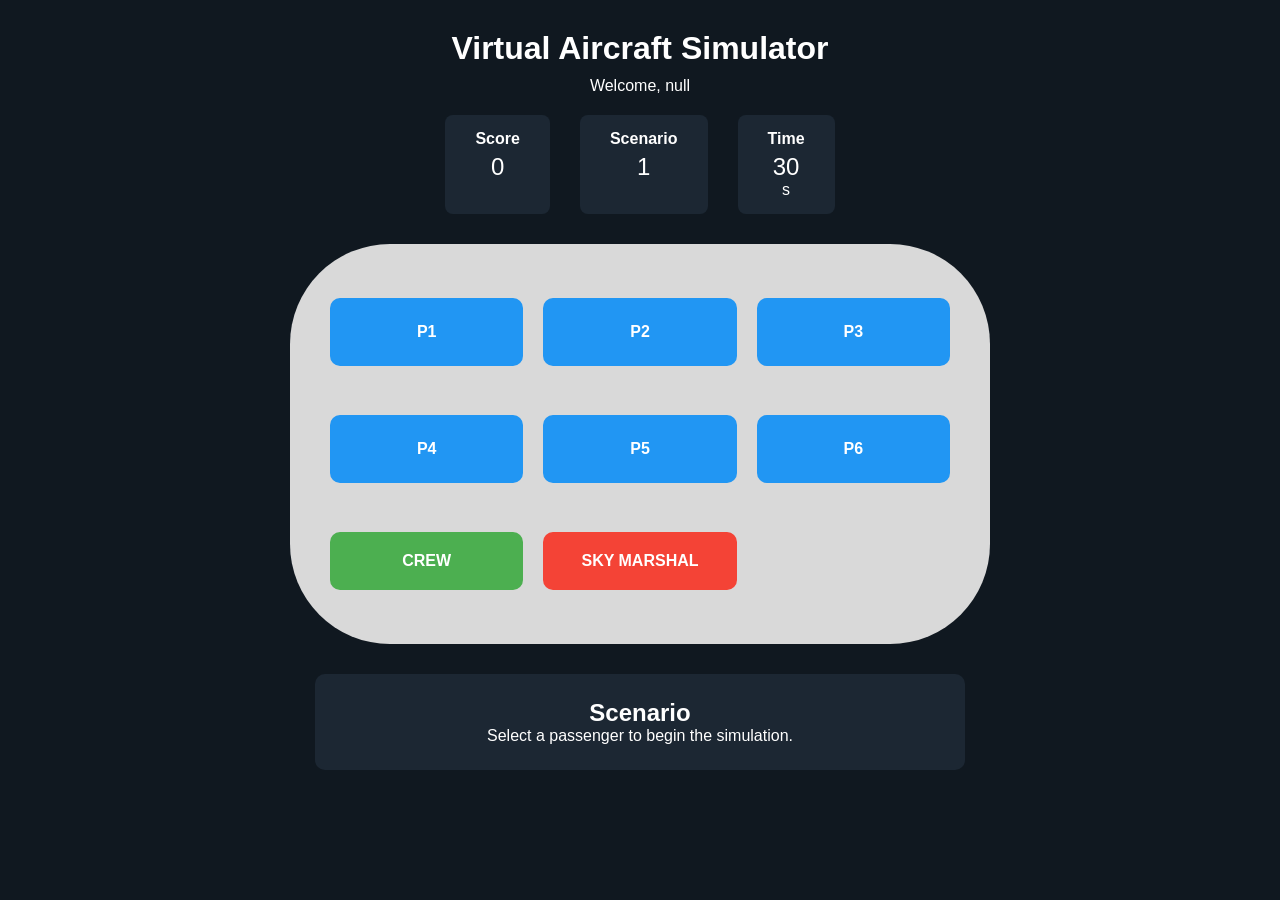
<file: sky-marshall-simulator/frontend/simulator.html>
<!DOCTYPE html>
<html lang="en">

<head>
    <meta charset="UTF-8">
    <meta name="viewport" content="width=device-width, initial-scale=1.0">

    <title>Sky Marshal Simulator</title>

    <link rel="stylesheet" href="style.css">
</head>

<body>

    <div class="simulator-container">

        <h1>Virtual Aircraft Simulator</h1>

        <p id="welcome"></p>

        <div class="stats">

            <div>
                <strong>Score</strong>
                <span id="score">0</span>
            </div>

            <div>
                <strong>Scenario</strong>
                <span id="scenarioNumber">1</span>
            </div>

            <div>
                <strong>Time</strong>
                <span id="timer">30</span>s
            </div>

        </div>

        <!-- AIRCRAFT -->

        <div class="aircraft">

            <div class="passenger" onclick="selectPassenger(1)">
                P1
            </div>

            <div class="passenger" onclick="selectPassenger(2)">
                P2
            </div>

            <div class="passenger" onclick="selectPassenger(3)">
                P3
            </div>

            <div class="passenger" onclick="selectPassenger(4)">
                P4
            </div>

            <div class="passenger" onclick="selectPassenger(5)">
                P5
            </div>

            <div class="passenger" onclick="selectPassenger(6)">
                P6
            </div>

            <div class="crew">
                CREW
            </div>

            <div class="marshal">
                SKY MARSHAL
            </div>

        </div>

        <!-- SCENARIO -->

        <div id="scenario">

            <h2>Scenario</h2>

            <p>
                Select a passenger to begin the simulation.
            </p>

        </div>

    </div>

    <script>

        let username = localStorage.getItem("username");

        document.getElementById("welcome").innerText =
            "Welcome, " + username;


        let score = 0;

        let scenarioCount = 1;

        let timeLeft = 30;

        let timerInterval;

        let currentScenario;


        // SCENARIOS

        const scenarios = [

            {
                description:
                    "A passenger is repeatedly looking around the cabin and behaving unusually.",

                correct: "observe",

                explanation:
                    "The trainee should first observe and assess the situation."
            },

            {
                description:
                    "A passenger reports unusual behavior from another passenger.",

                correct: "report",

                explanation:
                    "The situation should be communicated to the crew for further assessment."
            },

            {
                description:
                    "A passenger appears nervous and is repeatedly checking their surroundings.",

                correct: "observe",

                explanation:
                    "The situation should initially be observed rather than causing unnecessary alarm."
            },

            {
                description:
                    "Cabin crew informs you about a suspicious situation involving a passenger.",

                correct: "report",

                explanation:
                    "Communication with the crew is important for coordinated assessment."
            }

        ];


        // SELECT PASSENGER

        function selectPassenger(number) {

            clearInterval(timerInterval);

            timeLeft = 30;

            document.getElementById("timer").innerText = timeLeft;

            startTimer();


            currentScenario =
                scenarios[Math.floor(Math.random() * scenarios.length)];


            document.getElementById("scenario").innerHTML = `

                <h2>Passenger ${number}</h2>

                <p>
                    ${currentScenario.description}
                </p>

                <h3>What would you do?</h3>

                <button onclick="response('observe')">
                    Observe
                </button>

                <button onclick="response('report')">
                    Report to Crew
                </button>

                <button onclick="response('ignore')">
                    Ignore
                </button>

            `;

        }


        // TIMER

        function startTimer() {

            timerInterval = setInterval(function () {

                timeLeft--;

                document.getElementById("timer").innerText =
                    timeLeft;


                if (timeLeft <= 0) {

                    clearInterval(timerInterval);

                    alert("Time's up!");

                    nextScenario();

                }

            }, 1000);

        }


        // RESPONSE

        function response(action) {

            clearInterval(timerInterval);


            if (action === currentScenario.correct) {

                score += 10;

                alert(
                    "Correct response!\n\n" +
                    currentScenario.explanation
                );

            } else {

                score -= 5;

                alert(
                    "Not the best response.\n\n" +
                    currentScenario.explanation
                );

            }


            if (score < 0) {

                score = 0;

            }


            document.getElementById("score").innerText =
                score;


            nextScenario();

        }


        // NEXT SCENARIO

        function nextScenario() {

            scenarioCount++;

            document.getElementById("scenarioNumber").innerText =
                scenarioCount;


            document.getElementById("scenario").innerHTML = `

                <h2>Next Scenario</h2>

                <p>
                    Select another passenger to continue training.
                </p>

            `;

        }

    </script>

</body>

</html>
</file>
<file: style.css>
* {
    margin: 0;
    padding: 0;
    box-sizing: border-box;
}

body {
    font-family: Arial, sans-serif;
    background: #101820;
    color: white;
}

.home-container {
    height: 100vh;
    display: flex;
    flex-direction: column;
    justify-content: center;
    align-items: center;
    text-align: center;
}

.home-container h1 {
    font-size: 42px;
    margin-bottom: 15px;
}

.home-container p {
    font-size: 18px;
    color: #cccccc;
    margin-bottom: 40px;
}

.login-box {
    background: #1c2733;
    padding: 35px;
    border-radius: 12px;
    width: 350px;
}

.login-box h2 {
    margin-bottom: 25px;
}

.login-box input {
    width: 100%;
    padding: 12px;
    margin-bottom: 20px;
    border: none;
    border-radius: 6px;
    font-size: 16px;
}

.login-box button {
    width: 100%;
    padding: 12px;
    border: none;
    border-radius: 6px;
    background: #2196f3;
    color: white;
    font-size: 16px;
    cursor: pointer;
}

.login-box button:hover {
    background: #1976d2;
}

.simulator-container {
    text-align: center;
    padding: 30px;
}

.simulator-container h1 {
    margin-bottom: 10px;
}

.aircraft {
    width: 700px;
    height: 400px;
    margin: 30px auto;
    padding: 40px;

    background: #d9d9d9;
    border-radius: 100px;

    display: grid;
    grid-template-columns: repeat(3, 1fr);
    gap: 20px;

    align-items: center;
}

.passenger {
    background: #2196f3;
    padding: 25px;
    border-radius: 10px;
    cursor: pointer;
    color: white;
    font-weight: bold;
}

.passenger:hover {
    background: #1976d2;
}

.crew {
    background: #4caf50;
    padding: 20px;
    border-radius: 10px;
    font-weight: bold;
}

.marshal {
    background: #f44336;
    padding: 20px;
    border-radius: 10px;
    font-weight: bold;
}

#scenario {
    background: #1c2733;
    width: 650px;
    margin: auto;
    padding: 25px;
    border-radius: 10px;
}

#scenario button {
    margin: 10px;
    padding: 12px 20px;
    border: none;
    border-radius: 6px;
    cursor: pointer;
}

.stats {
    display: flex;
    justify-content: center;
    gap: 30px;
    margin: 20px;
}

.stats div {
    background: #1c2733;
    padding: 15px 30px;
    border-radius: 8px;
}

.stats span {
    display: block;
    font-size: 24px;
    margin-top: 5px;
}

#scenario button {
    background: #2196f3;
    color: white;
}

#scenario button:hover {
    background: #1976d2;
}
</file>
<file: frontend/style.css>
* {
    margin: 0;
    padding: 0;
    box-sizing: border-box;
}

body {
    font-family: Arial, sans-serif;
    background: #101820;
    color: white;
}

.home-container {
    height: 100vh;
    display: flex;
    flex-direction: column;
    justify-content: center;
    align-items: center;
    text-align: center;
}

.home-container h1 {
    font-size: 42px;
    margin-bottom: 15px;
}

.home-container p {
    font-size: 18px;
    color: #cccccc;
    margin-bottom: 40px;
}

.login-box {
    background: #1c2733;
    padding: 35px;
    border-radius: 12px;
    width: 350px;
}

.login-box h2 {
    margin-bottom: 25px;
}

.login-box input {
    width: 100%;
    padding: 12px;
    margin-bottom: 20px;
    border: none;
    border-radius: 6px;
    font-size: 16px;
}

.login-box button {
    width: 100%;
    padding: 12px;
    border: none;
    border-radius: 6px;
    background: #2196f3;
    color: white;
    font-size: 16px;
    cursor: pointer;
}

.login-box button:hover {
    background: #1976d2;
}

.simulator-container {
    text-align: center;
    padding: 30px;
}

.simulator-container h1 {
    margin-bottom: 10px;
}

.aircraft {
    width: 700px;
    height: 400px;
    margin: 30px auto;
    padding: 40px;

    background: #d9d9d9;
    border-radius: 100px;

    display: grid;
    grid-template-columns: repeat(3, 1fr);
    gap: 20px;

    align-items: center;
}

.passenger {
    background: #2196f3;
    padding: 25px;
    border-radius: 10px;
    cursor: pointer;
    color: white;
    font-weight: bold;
}

.passenger:hover {
    background: #1976d2;
}

.crew {
    background: #4caf50;
    padding: 20px;
    border-radius: 10px;
    font-weight: bold;
}

.marshal {
    background: #f44336;
    padding: 20px;
    border-radius: 10px;
    font-weight: bold;
}

#scenario {
    background: #1c2733;
    width: 650px;
    margin: auto;
    padding: 25px;
    border-radius: 10px;
}

#scenario button {
    margin: 10px;
    padding: 12px 20px;
    border: none;
    border-radius: 6px;
    cursor: pointer;
}

.stats {
    display: flex;
    justify-content: center;
    gap: 30px;
    margin: 20px;
}

.stats div {
    background: #1c2733;
    padding: 15px 30px;
    border-radius: 8px;
}

.stats span {
    display: block;
    font-size: 24px;
    margin-top: 5px;
}

#scenario button {
    background: #2196f3;
    color: white;
}

#scenario button:hover {
    background: #1976d2;
}
</file>
<file: sky-marshall-simulator/style.css>
* {
    margin: 0;
    padding: 0;
    box-sizing: border-box;
}

body {
    font-family: Arial, sans-serif;
    background: #101820;
    color: white;
}

.home-container {
    height: 100vh;
    display: flex;
    flex-direction: column;
    justify-content: center;
    align-items: center;
    text-align: center;
}

.home-container h1 {
    font-size: 42px;
    margin-bottom: 15px;
}

.home-container p {
    font-size: 18px;
    color: #cccccc;
    margin-bottom: 40px;
}

.login-box {
    background: #1c2733;
    padding: 35px;
    border-radius: 12px;
    width: 350px;
}

.login-box h2 {
    margin-bottom: 25px;
}

.login-box input {
    width: 100%;
    padding: 12px;
    margin-bottom: 20px;
    border: none;
    border-radius: 6px;
    font-size: 16px;
}

.login-box button {
    width: 100%;
    padding: 12px;
    border: none;
    border-radius: 6px;
    background: #2196f3;
    color: white;
    font-size: 16px;
    cursor: pointer;
}

.login-box button:hover {
    background: #1976d2;
}

.simulator-container {
    text-align: center;
    padding: 30px;
}

.simulator-container h1 {
    margin-bottom: 10px;
}

.aircraft {
    width: 700px;
    height: 400px;
    margin: 30px auto;
    padding: 40px;

    background: #d9d9d9;
    border-radius: 100px;

    display: grid;
    grid-template-columns: repeat(3, 1fr);
    gap: 20px;

    align-items: center;
}

.passenger {
    background: #2196f3;
    padding: 25px;
    border-radius: 10px;
    cursor: pointer;
    color: white;
    font-weight: bold;
}

.passenger:hover {
    background: #1976d2;
}

.crew {
    background: #4caf50;
    padding: 20px;
    border-radius: 10px;
    font-weight: bold;
}

.marshal {
    background: #f44336;
    padding: 20px;
    border-radius: 10px;
    font-weight: bold;
}

#scenario {
    background: #1c2733;
    width: 650px;
    margin: auto;
    padding: 25px;
    border-radius: 10px;
}

#scenario button {
    margin: 10px;
    padding: 12px 20px;
    border: none;
    border-radius: 6px;
    cursor: pointer;
}

.stats {
    display: flex;
    justify-content: center;
    gap: 30px;
    margin: 20px;
}

.stats div {
    background: #1c2733;
    padding: 15px 30px;
    border-radius: 8px;
}

.stats span {
    display: block;
    font-size: 24px;
    margin-top: 5px;
}

#scenario button {
    background: #2196f3;
    color: white;
}

#scenario button:hover {
    background: #1976d2;
}
</file>
<file: sky-marshall-simulator/frontend/style.css>
* {
    margin: 0;
    padding: 0;
    box-sizing: border-box;
}

body {
    font-family: Arial, sans-serif;
    background: #101820;
    color: white;
}

.home-container {
    height: 100vh;
    display: flex;
    flex-direction: column;
    justify-content: center;
    align-items: center;
    text-align: center;
}

.home-container h1 {
    font-size: 42px;
    margin-bottom: 15px;
}

.home-container p {
    font-size: 18px;
    color: #cccccc;
    margin-bottom: 40px;
}

.login-box {
    background: #1c2733;
    padding: 35px;
    border-radius: 12px;
    width: 350px;
}

.login-box h2 {
    margin-bottom: 25px;
}

.login-box input {
    width: 100%;
    padding: 12px;
    margin-bottom: 20px;
    border: none;
    border-radius: 6px;
    font-size: 16px;
}

.login-box button {
    width: 100%;
    padding: 12px;
    border: none;
    border-radius: 6px;
    background: #2196f3;
    color: white;
    font-size: 16px;
    cursor: pointer;
}

.login-box button:hover {
    background: #1976d2;
}

.simulator-container {
    text-align: center;
    padding: 30px;
}

.simulator-container h1 {
    margin-bottom: 10px;
}

.aircraft {
    width: 700px;
    height: 400px;
    margin: 30px auto;
    padding: 40px;

    background: #d9d9d9;
    border-radius: 100px;

    display: grid;
    grid-template-columns: repeat(3, 1fr);
    gap: 20px;

    align-items: center;
}

.passenger {
    background: #2196f3;
    padding: 25px;
    border-radius: 10px;
    cursor: pointer;
    color: white;
    font-weight: bold;
}

.passenger:hover {
    background: #1976d2;
}

.crew {
    background: #4caf50;
    padding: 20px;
    border-radius: 10px;
    font-weight: bold;
}

.marshal {
    background: #f44336;
    padding: 20px;
    border-radius: 10px;
    font-weight: bold;
}

#scenario {
    background: #1c2733;
    width: 650px;
    margin: auto;
    padding: 25px;
    border-radius: 10px;
}

#scenario button {
    margin: 10px;
    padding: 12px 20px;
    border: none;
    border-radius: 6px;
    cursor: pointer;
}

.stats {
    display: flex;
    justify-content: center;
    gap: 30px;
    margin: 20px;
}

.stats div {
    background: #1c2733;
    padding: 15px 30px;
    border-radius: 8px;
}

.stats span {
    display: block;
    font-size: 24px;
    margin-top: 5px;
}

#scenario button {
    background: #2196f3;
    color: white;
}

#scenario button:hover {
    background: #1976d2;
}
</file>
